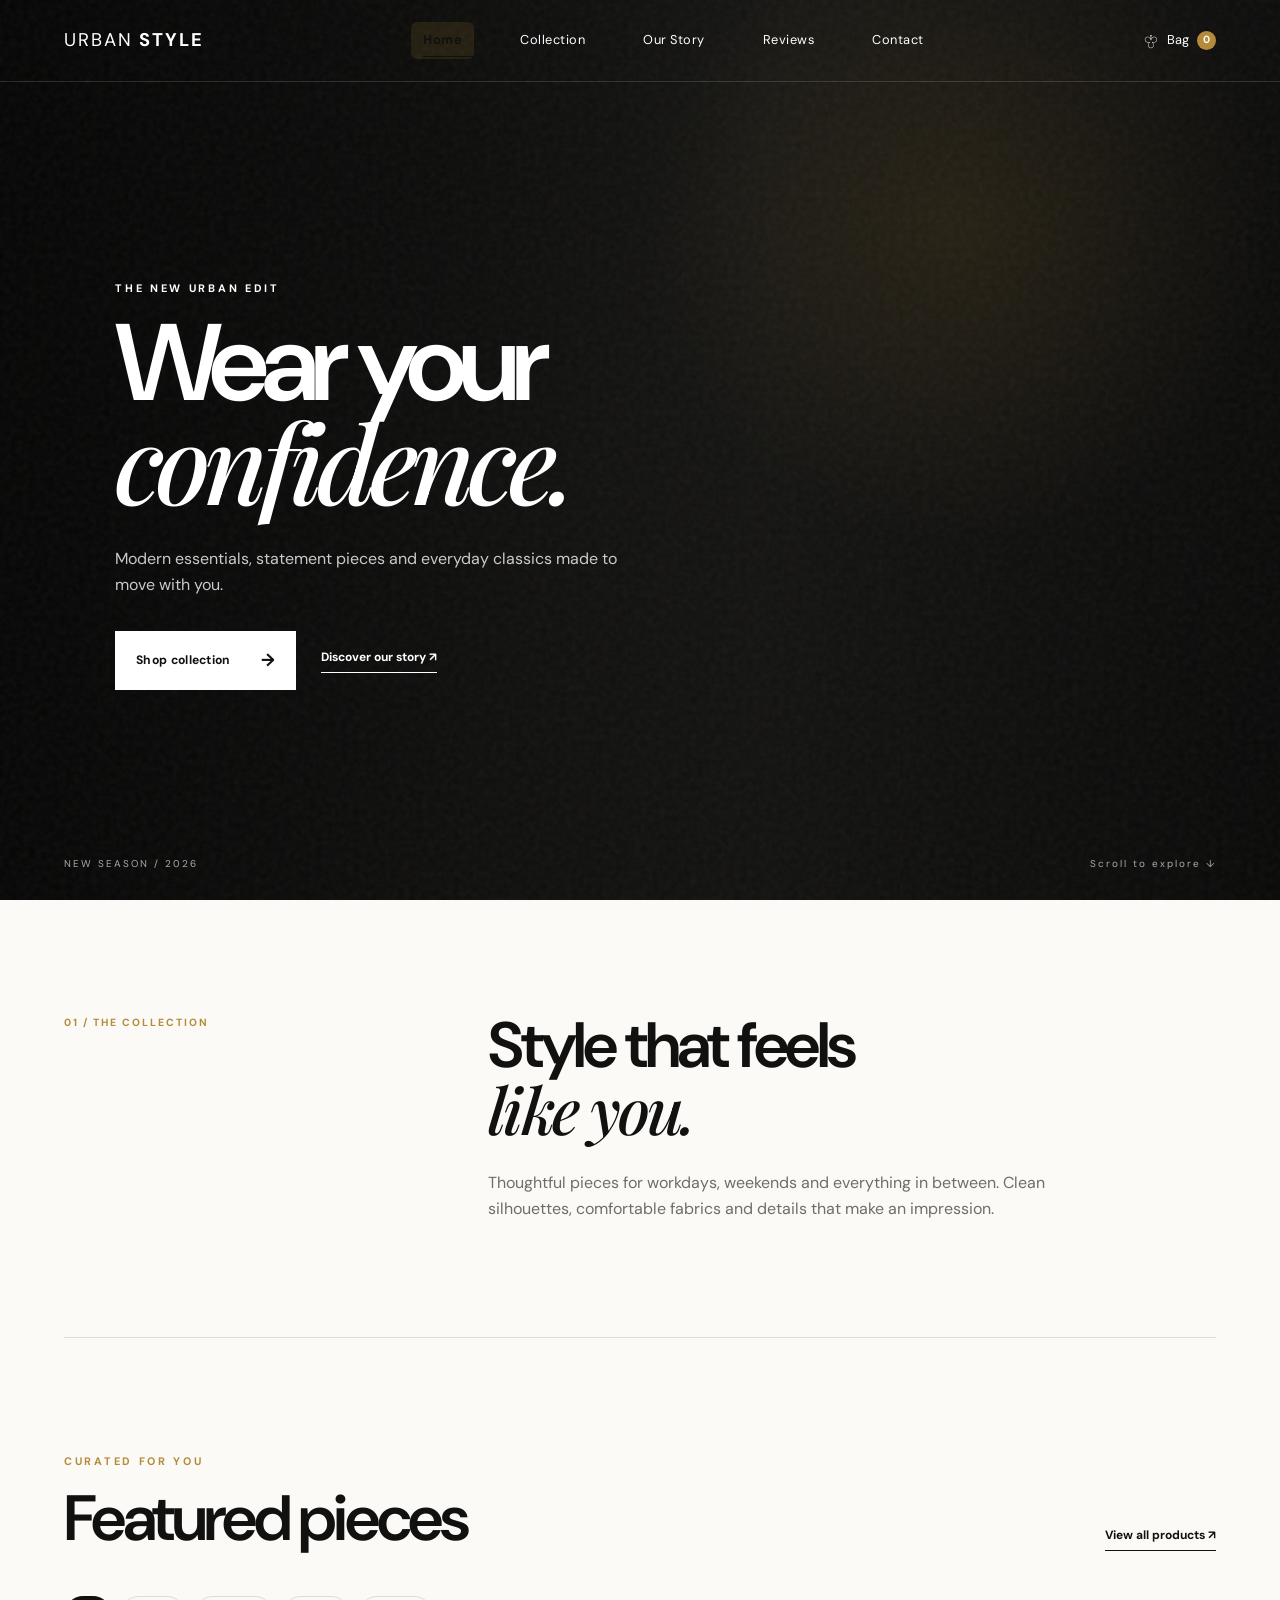
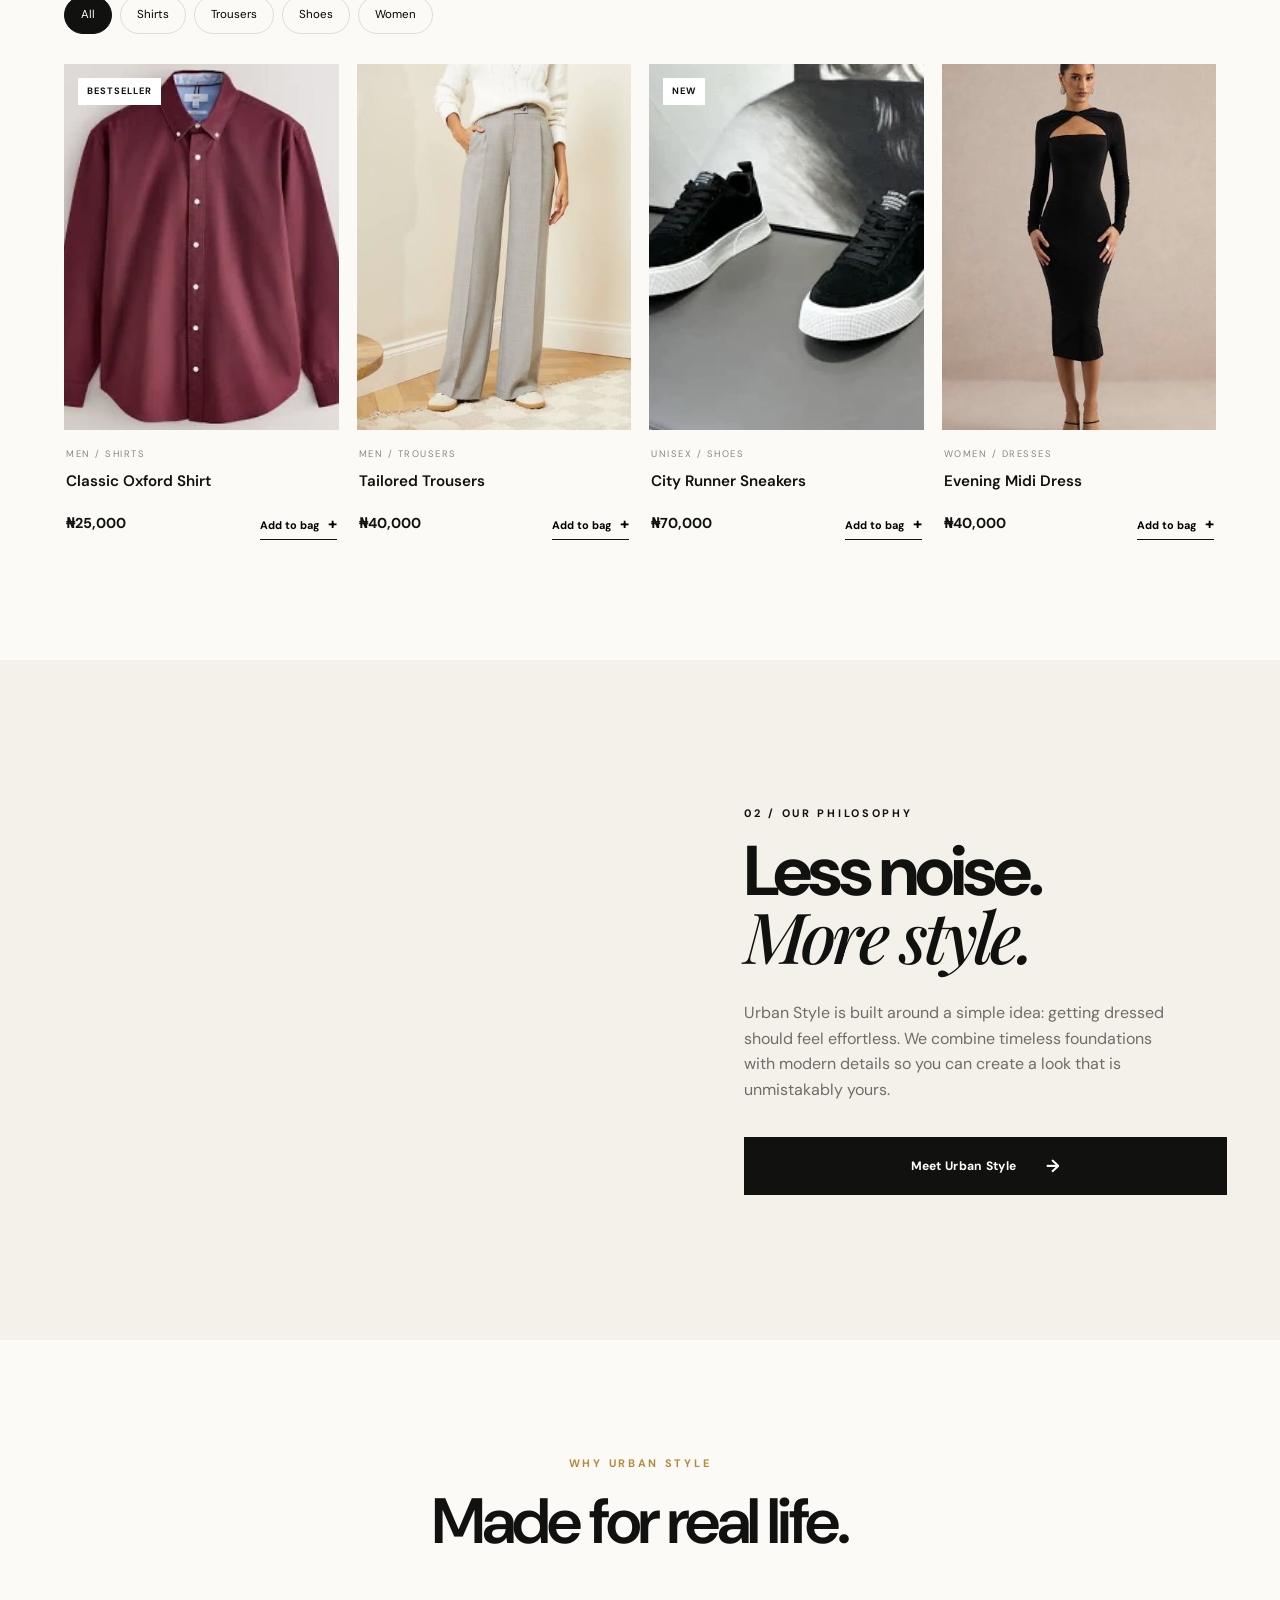
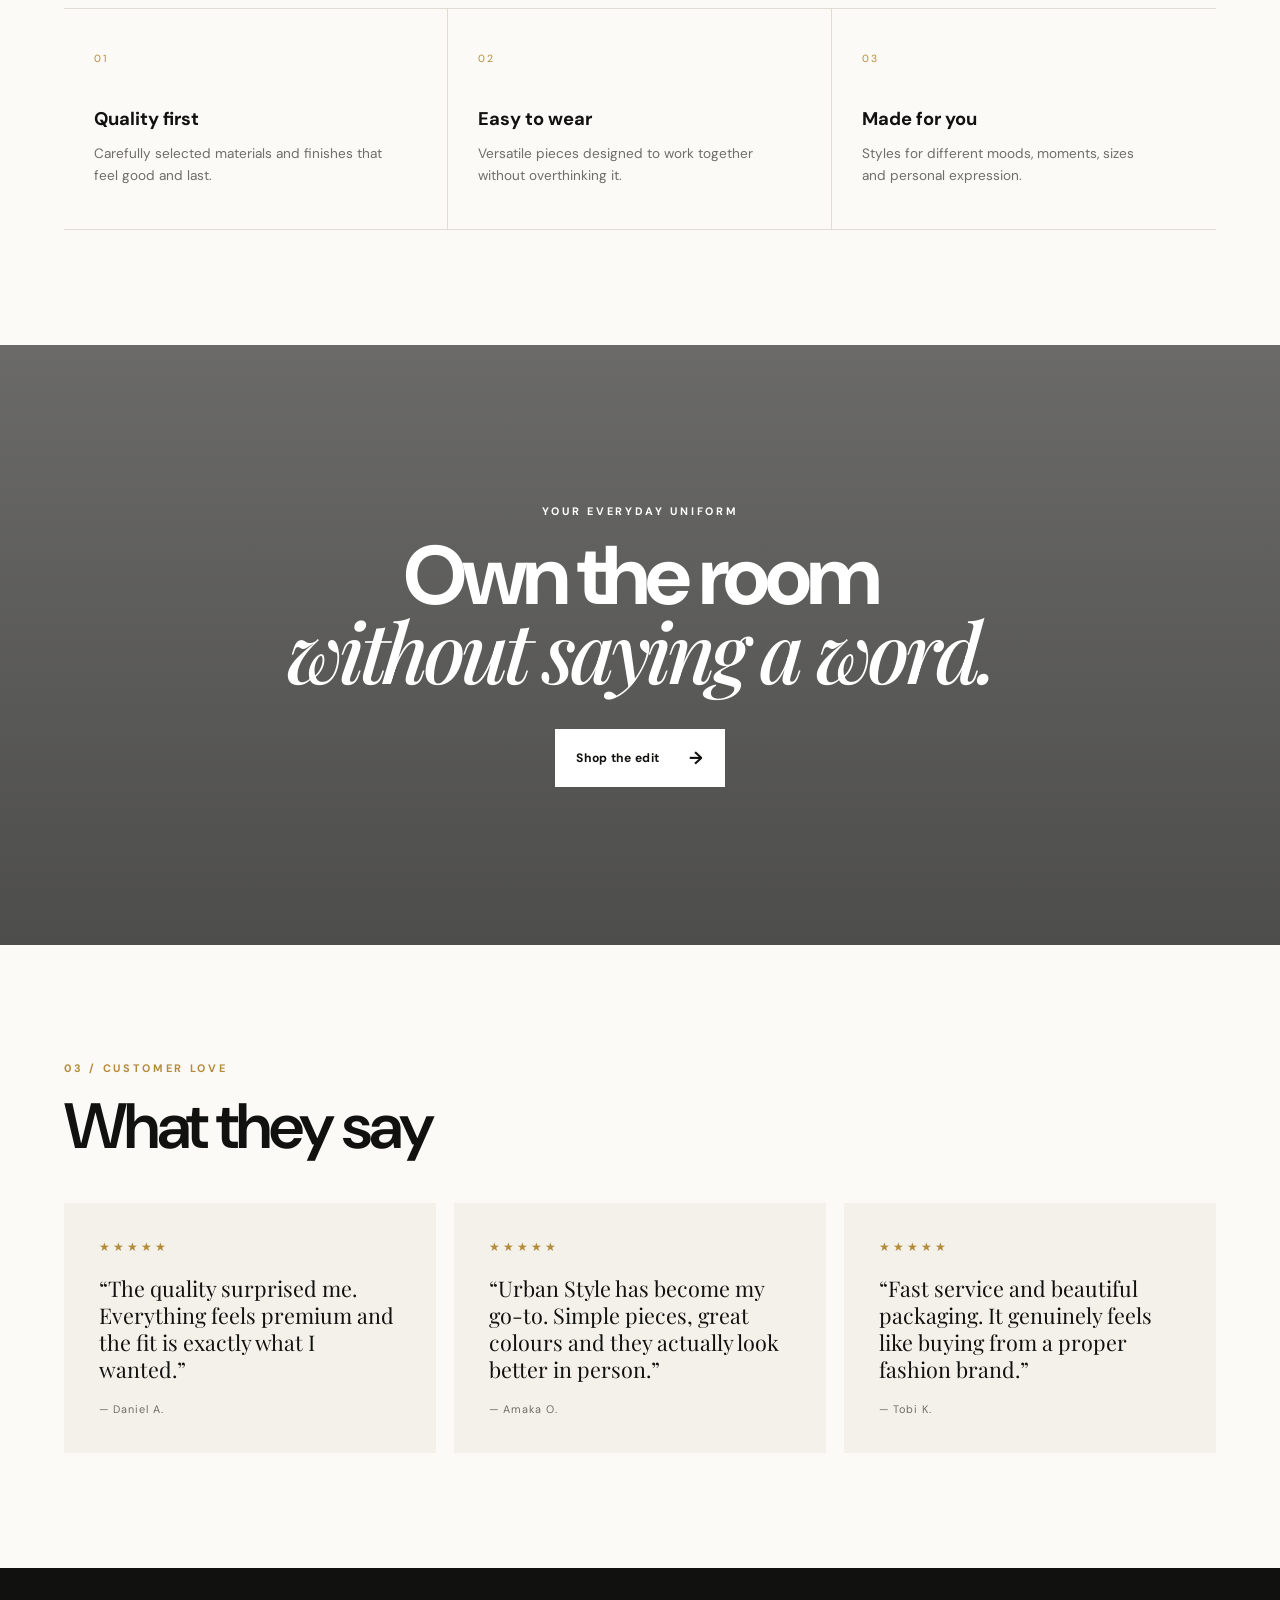
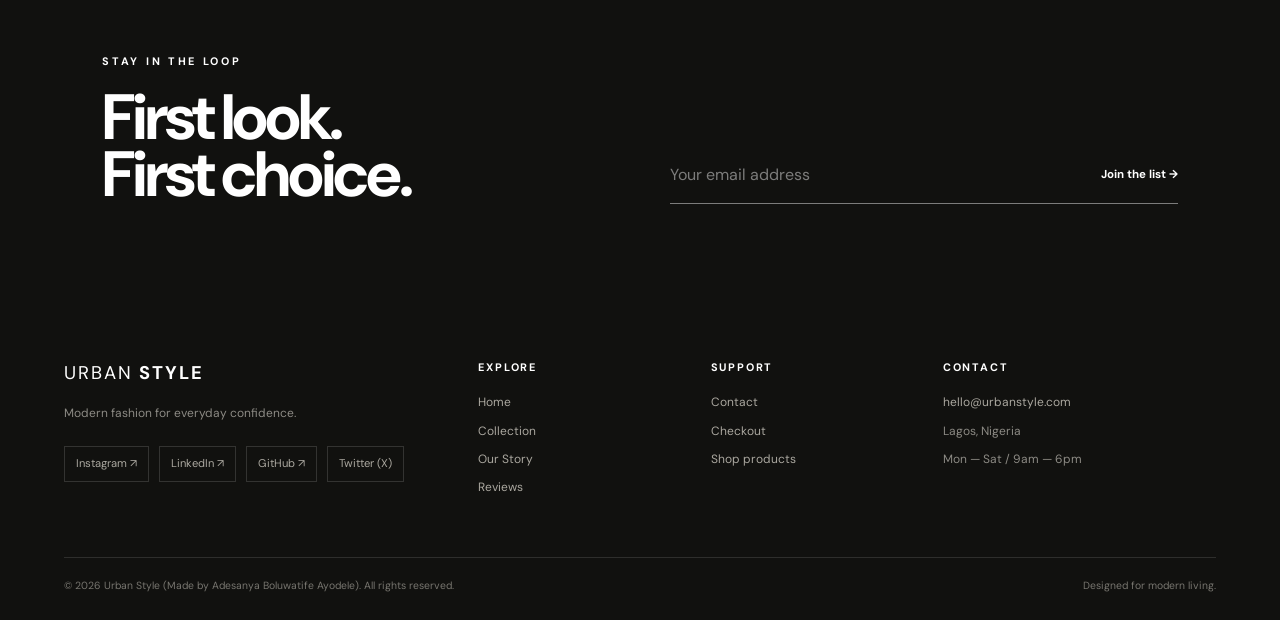
<file: index.html>
<!DOCTYPE html>
<html lang="en">

<head>
    <meta charset="UTF-8">
    <meta name="viewport" content="width=device-width, initial-scale=1.0">
    <meta name="description" content="Urban Style — modern fashion for everyday confidence.">
    <title>Urban Style | Modern Fashion</title>
    <link rel="preconnect" href="https://fonts.googleapis.com">
    <link rel="preconnect" href="https://fonts.gstatic.com" crossorigin>
    <link
        href="https://fonts.googleapis.com/css2?family=DM+Sans:wght@400;500;600;700&family=Playfair+Display:wght@500;600&display=swap"
        rel="stylesheet">
    <link rel="stylesheet" href="styles.css">
    <link rel="icon" type="image/png" href="favicon (2).png">
</head>

<body>

    <header class="site-header" id="siteHeader">
        <a class="brand" href="index.html" aria-label="Urban Style home">
            <span>URBAN</span> STYLE
        </a>

        <nav class="desktop-nav" aria-label="Main navigation">
            <a href="index.html" data-page="home">Home</a>
            <a href="products.html" data-page="collection">Collection</a>
            <a href="about.html" data-page="about">Our Story</a>
            <a href="reviews.html" data-page="reviews">Reviews</a>
            <a href="contact.html" data-page="contact">Contact</a>
        </nav>

        <div class="header-actions">
            <button class="icon-button" id="cartButton" aria-label="Open shopping bag">
                <span class="bag-icon">♧</span>
                <span>Bag</span>
                <b id="cartCount">0</b>
            </button>
            <button class="menu-button" id="menuButton" aria-label="Open menu" aria-expanded="false">
                <span></span><span></span>
            </button>
        </div>
    </header>

    <div class="mobile-menu" id="mobileMenu">
        <a href="index.html">Home</a>
        <a href="products.html">Collection</a>
        <a href="about.html">Our Story</a>
        <a href="reviews.html">Reviews</a>
        <a href="contact.html">Contact</a>
    </div>

    <main>
        <section class="hero" id="home">
            <div class="hero-backdrop"></div>
            <div class="hero-grain"></div>

            <div class="hero-content">
                <p class="eyebrow">THE NEW URBAN EDIT</p>
                <h1>Wear your<br><em>confidence.</em></h1>
                <p class="hero-copy">Modern essentials, statement pieces and everyday classics made to move with you.
                </p>
                <div class="hero-actions">
                    <a class="button button-light" href="products.html">Shop collection <span>→</span></a>
                    <a class="text-link light-link" href="about.html">Discover our story <span>↗</span></a>
                </div>
            </div>

            <div class="hero-bottom">
                <span>NEW SEASON / 2026</span>
                <span class="scroll-note">Scroll to explore ↓</span>
            </div>
        </section>

        <section class="intro section">
            <div class="intro-label">01 / THE COLLECTION</div>
            <div>
                <h2>Style that feels<br><em>like you.</em></h2>
                <p>Thoughtful pieces for workdays, weekends and everything in between. Clean silhouettes, comfortable
                    fabrics and details that make an impression.</p>
            </div>
        </section>

        <section class="collection section" id="collection">
            <div class="section-top">
                <div>
                    <p class="eyebrow dark">CURATED FOR YOU</p>
                    <h2>Featured pieces</h2>
                </div>
                <a class="text-link dark-link" href="products.html">View all products <span>↗</span></a>
            </div>

            <div class="filter-row" role="group" aria-label="Product categories">
                <button class="filter active" data-filter="all">All</button>
                <button class="filter" data-filter="shirts">Shirts</button>
                <button class="filter" data-filter="trousers">Trousers</button>
                <button class="filter" data-filter="shoes">Shoes</button>
                <button class="filter" data-filter="women">Women</button>
            </div>

            <div class="product-grid" id="productGrid">
                <article class="product-card" data-category="shirts">
                    <a href="products.html" class="product-image">
                        <span class="product-tag">BESTSELLER</span>
                        <img src="Assets/Shirt.webp" alt="Classic green shirt">
                    </a>
                    <div class="product-details">
                        <div>
                            <p class="product-category">MEN / SHIRTS</p>
                            <h3>Classic Oxford Shirt</h3>
                        </div>
                        <div class="product-bottom">
                            <strong>₦25,000</strong>
                            <button class="add-button" data-name="Classic Oxford Shirt" data-price="25000">Add to bag
                                <span>+</span></button>
                        </div>
                    </div>
                </article>

                <article class="product-card" data-category="trousers">
                    <a href="products.html" class="product-image">
                        <img src="Assets/Trouser.jfif" alt="Tailored trousers">
                    </a>
                    <div class="product-details">
                        <div>
                            <p class="product-category">MEN / TROUSERS</p>
                            <h3>Tailored Trousers</h3>
                        </div>
                        <div class="product-bottom">
                            <strong>₦40,000</strong>
                            <button class="add-button" data-name="Tailored Trousers" data-price="40000">Add to bag
                                <span>+</span></button>
                        </div>
                    </div>
                </article>

                <article class="product-card" data-category="shoes">
                    <a href="products.html" class="product-image">
                        <span class="product-tag">NEW</span>
                        <img src="Assets/Sneakers.webp" alt="Modern sneakers">
                    </a>
                    <div class="product-details">
                        <div>
                            <p class="product-category">UNISEX / SHOES</p>
                            <h3>City Runner Sneakers</h3>
                        </div>
                        <div class="product-bottom">
                            <strong>₦70,000</strong>
                            <button class="add-button" data-name="City Runner Sneakers" data-price="70000">Add to bag
                                <span>+</span></button>
                        </div>
                    </div>
                </article>

                <article class="product-card" data-category="women">
                    <a href="products.html" class="product-image">
                        <img src="Assets/Midi dress.jfif" alt="Elegant women's dress">
                    </a>
                    <div class="product-details">
                        <div>
                            <p class="product-category">WOMEN / DRESSES</p>
                            <h3>Evening Midi Dress</h3>
                        </div>
                        <div class="product-bottom">
                            <strong>₦40,000</strong>
                            <button class="add-button" data-name="Evening Midi Dress" data-price="40000">Add to bag
                                <span>+</span></button>
                        </div>
                    </div>
                </article>
            </div>
        </section>

        <section class="editorial" id="story">
            <div class="editorial-image"></div>
            <div class="editorial-copy">
                <p class="eyebrow">02 / OUR PHILOSOPHY</p>
                <h2>Less noise.<br><em>More style.</em></h2>
                <p>Urban Style is built around a simple idea: getting dressed should feel effortless. We combine
                    timeless foundations with modern details so you can create a look that is unmistakably yours.</p>
                <a class="button button-dark" href="contact.html">Meet Urban Style <span>→</span></a>
            </div>
        </section>

        <section class="benefits section">
            <div class="section-heading centered">
                <p class="eyebrow dark">WHY URBAN STYLE</p>
                <h2>Made for real life.</h2>
            </div>
            <div class="benefit-grid">
                <div class="benefit">
                    <span>01</span>
                    <h3>Quality first</h3>
                    <p>Carefully selected materials and finishes that feel good and last.</p>
                </div>
                <div class="benefit">
                    <span>02</span>
                    <h3>Easy to wear</h3>
                    <p>Versatile pieces designed to work together without overthinking it.</p>
                </div>
                <div class="benefit">
                    <span>03</span>
                    <h3>Made for you</h3>
                    <p>Styles for different moods, moments, sizes and personal expression.</p>
                </div>
            </div>
        </section>

        <section class="statement">
            <div class="statement-inner">
                <p class="eyebrow">YOUR EVERYDAY UNIFORM</p>
                <h2>Own the room<br><em>without saying a word.</em></h2>
                <a class="button button-light" href="products.html">Shop the edit <span>→</span></a>
            </div>
        </section>

        <section class="reviews section" id="reviews">
            <div class="section-top">
                <div>
                    <p class="eyebrow dark">03 / CUSTOMER LOVE</p>
                    <h2>What they say</h2>
                </div>
            </div>

            <div class="review-grid">
                <blockquote>
                    <div class="stars">★★★★★</div>
                    <p>“The quality surprised me. Everything feels premium and the fit is exactly what I wanted.”</p>
                    <footer>— Daniel A.</footer>
                </blockquote>
                <blockquote>
                    <div class="stars">★★★★★</div>
                    <p>“Urban Style has become my go-to. Simple pieces, great colours and they actually look better in
                        person.”</p>
                    <footer>— Amaka O.</footer>
                </blockquote>
                <blockquote>
                    <div class="stars">★★★★★</div>
                    <p>“Fast service and beautiful packaging. It genuinely feels like buying from a proper fashion
                        brand.”</p>
                    <footer>— Tobi K.</footer>
                </blockquote>
            </div>
        </section>

        <section class="newsletter">
            <div>
                <p class="eyebrow">STAY IN THE LOOP</p>
                <h2>First look.<br>First choice.</h2>
            </div>
            <form id="newsletterForm">
                <label class="sr-only" for="email">Email address</label>
                <input id="email" type="email" placeholder="Your email address" required>
                <button type="submit">Join the list →</button>
            </form>
        </section>
    </main>

    <footer class="site-footer">
        <div class="footer-main">
            <div class="footer-brand">
                <a class="brand footer-logo" href="index.html"><span>URBAN</span> STYLE</a>
                <p>Modern fashion for everyday confidence.</p>
                <div class="social-links" aria-label="Social links">
                    <a href="https://www.instagram.com/adesanyaboluwatifeayodele?stkn=djZ0c3ZhZnI1aWFo" target="_blank" rel="noopener noreferrer">Instagram ↗</a>
                    <a href="https://https://www.linkedin.com/in/adesanya-boluwatife-6464a2381" target="_blank" rel="noopener noreferrer">LinkedIn
                        ↗</a>
                    <a href="https://github.com/drnm3024-hash" target="_blank" rel="noopener noreferrer">GitHub ↗</a>
                    <a href="https://x.com/AyodeleDev">Twitter (X)</a>
                </div>
            </div>
            <div class="footer-column">
                <h4>Explore</h4>
                <a href="index.html">Home</a><a href="products.html">Collection</a><a href="about.html">Our Story</a><a
                    href="reviews.html">Reviews</a>
            </div>
            <div class="footer-column">
                <h4>Support</h4>
                <a href="contact.html">Contact</a><a href="checkout.html">Checkout</a><a href="products.html">Shop
                    products</a>
            </div>
            <div class="footer-column">
                <h4>Contact</h4>
                <a href="mailto:hello@urbanstyle.com">hello@urbanstyle.com</a><span>Lagos, Nigeria</span><span>Mon — Sat
                    / 9am — 6pm</span>
            </div>
        </div>
        <div class="footer-bottom"><span>© 2026 Urban Style (Made by Adesanya Boluwatife Ayodele). All rights reserved.</span><span>Designed for modern
                living.</span></div>
    </footer>

    <aside class="cart-drawer" id="cartDrawer" aria-label="Shopping bag">
        <div class="cart-head">
            <div>
                <p class="eyebrow dark">YOUR BAG</p>
                <h2>Shopping bag</h2>
            </div>
            <button id="closeCart" class="close-button" aria-label="Close shopping bag">×</button>
        </div>
        <div id="cartItems" class="cart-items">
            <div class="empty-cart">Your bag is waiting for something good.</div>
        </div>
        <div class="cart-foot">
            <div><span>Subtotal</span><strong id="cartTotal">₦0</strong></div>
            <a href="checkout.html" class="button button-dark full-button">Checkout <span>→</span></a>
        </div>
    </aside>
    <div class="drawer-overlay" id="drawerOverlay"></div>

    <script src="script.js"></script>
</body>

</html>
</file>
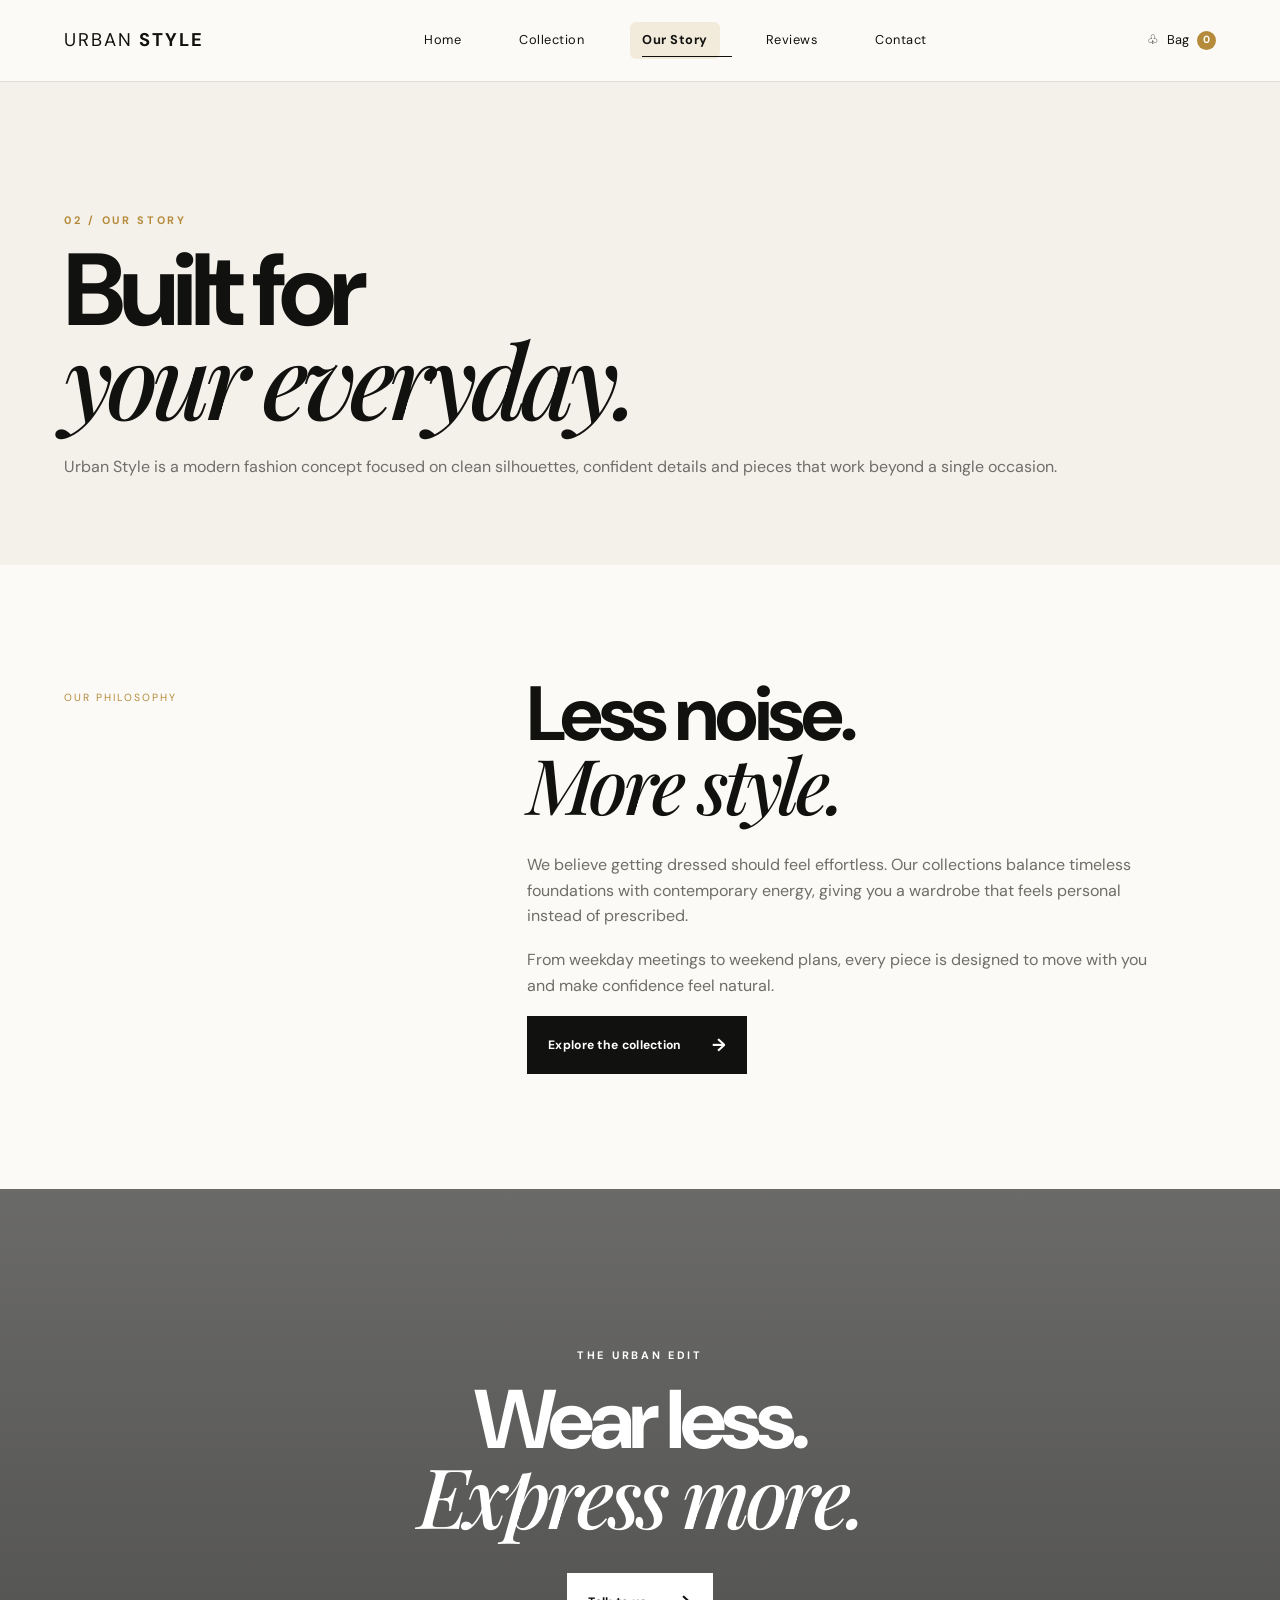
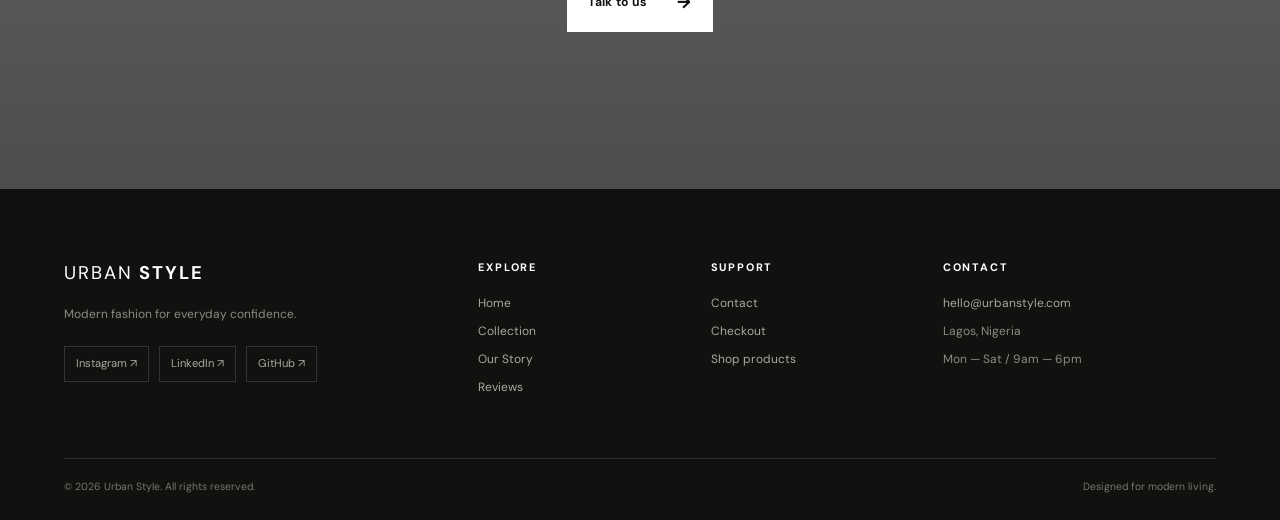
<file: about.html>
<!DOCTYPE html>
<html lang="en">

<head>
    <meta charset="UTF-8">
    <meta name="viewport" content="width=device-width, initial-scale=1.0">
    <meta name="description" content="Urban Style — modern fashion for everyday confidence.">
    <title>Our Story | Urban Style</title>
    <link rel="preconnect" href="https://fonts.googleapis.com">
    <link rel="preconnect" href="https://fonts.gstatic.com" crossorigin>
    <link
        href="https://fonts.googleapis.com/css2?family=DM+Sans:wght@400;500;600;700&family=Playfair+Display:wght@500;600&display=swap"
        rel="stylesheet">
    <link rel="stylesheet" href="styles.css">
    <link rel="icon" type="image/png" href="favicon (2).png">
</head>

<body>
    <header class="site-header dark-header" id="siteHeader"><a class="brand" href="index.html"
            aria-label="Urban Style home"><span>URBAN</span> STYLE</a>
        <nav class="desktop-nav" aria-label="Main navigation">
            <a href="index.html" data-page="home">Home</a>
            <a href="products.html" data-page="collection">Collection</a>
            <a href="about.html" data-page="about">Our Story</a>
            <a href="reviews.html" data-page="reviews">Reviews</a>
            <a href="contact.html" data-page="contact">Contact</a>
        </nav>
        <div class="header-actions"><button class="icon-button dark-icon" id="cartButton"
                aria-label="Open shopping bag"><span>♧</span> Bag <b id="cartCount">0</b></button><button
                class="menu-button dark-menu" id="menuButton" aria-label="Open menu"
                aria-expanded="false"><span></span><span></span></button></div>
    </header>
    <div class="mobile-menu" id="mobileMenu">
        <a href="index.html">Home</a>
        <a href="products.html">Collection</a>
        <a href="about.html">Our Story</a>
        <a href="reviews.html">Reviews</a>
        <a href="contact.html">Contact</a>
    </div>
    <main class="inner-page">
        <section class="page-hero">
            <p class="eyebrow dark">02 / OUR STORY</p>
            <h1>Built for<br><em>your everyday.</em></h1>
            <p>Urban Style is a modern fashion concept focused on clean silhouettes, confident details and pieces that
                work beyond a single occasion.</p>
        </section>
        <section class="story-layout section">
            <div class="story-number">OUR PHILOSOPHY</div>
            <div>
                <h2>Less noise.<br><em>More style.</em></h2>
                <p>We believe getting dressed should feel effortless. Our collections balance timeless foundations with
                    contemporary energy, giving you a wardrobe that feels personal instead of prescribed.</p>
                <p>From weekday meetings to weekend plans, every piece is designed to move with you and make confidence
                    feel natural.</p><a class="button button-dark" href="products.html">Explore the collection
                    <span>→</span></a>
            </div>
        </section>
        <section class="statement">
            <div class="statement-inner">
                <p class="eyebrow">THE URBAN EDIT</p>
                <h2>Wear less.<br><em>Express more.</em></h2><a class="button button-light" href="contact.html">Talk to
                    us <span>→</span></a>
            </div>
        </section>
    </main>
    <footer class="site-footer">
        <div class="footer-main">
            <div class="footer-brand">
                <a class="brand footer-logo" href="index.html"><span>URBAN</span> STYLE</a>
                <p>Modern fashion for everyday confidence.</p>
                <div class="social-links" aria-label="Social links">
                    <a href="https://www.instagram.com/adesanyaboluwatifeayodele?stkn=djZ0c3ZhZnI1aWFo" target="_blank" rel="noopener noreferrer">Instagram ↗</a>
                    <a href="https://www.linkedin.com/in/adesanya-boluwatife-6464a2381" target="_blank" rel="noopener noreferrer">LinkedIn
                        ↗</a>
                    <a href="https://github.com/drnm3024-hash" target="_blank" rel="noopener noreferrer">GitHub ↗</a>
                </div>
            </div>
            <div class="footer-column">
                <h4>Explore</h4>
                <a href="index.html">Home</a><a href="products.html">Collection</a><a href="about.html">Our Story</a><a
                    href="reviews.html">Reviews</a>
            </div>
            <div class="footer-column">
                <h4>Support</h4>
                <a href="contact.html">Contact</a><a href="checkout.html">Checkout</a><a href="products.html">Shop
                    products</a>
            </div>
            <div class="footer-column">
                <h4>Contact</h4>
                <a href="mailto:hello@urbanstyle.com">hello@urbanstyle.com</a><span>Lagos, Nigeria</span><span>Mon — Sat
                    / 9am — 6pm</span>
            </div>
        </div>
        <div class="footer-bottom"><span>© 2026 Urban Style. All rights reserved.</span><span>Designed for modern
                living.</span></div>
    </footer>
    <script src="script.js"></script>
</body>

</html>
</file>
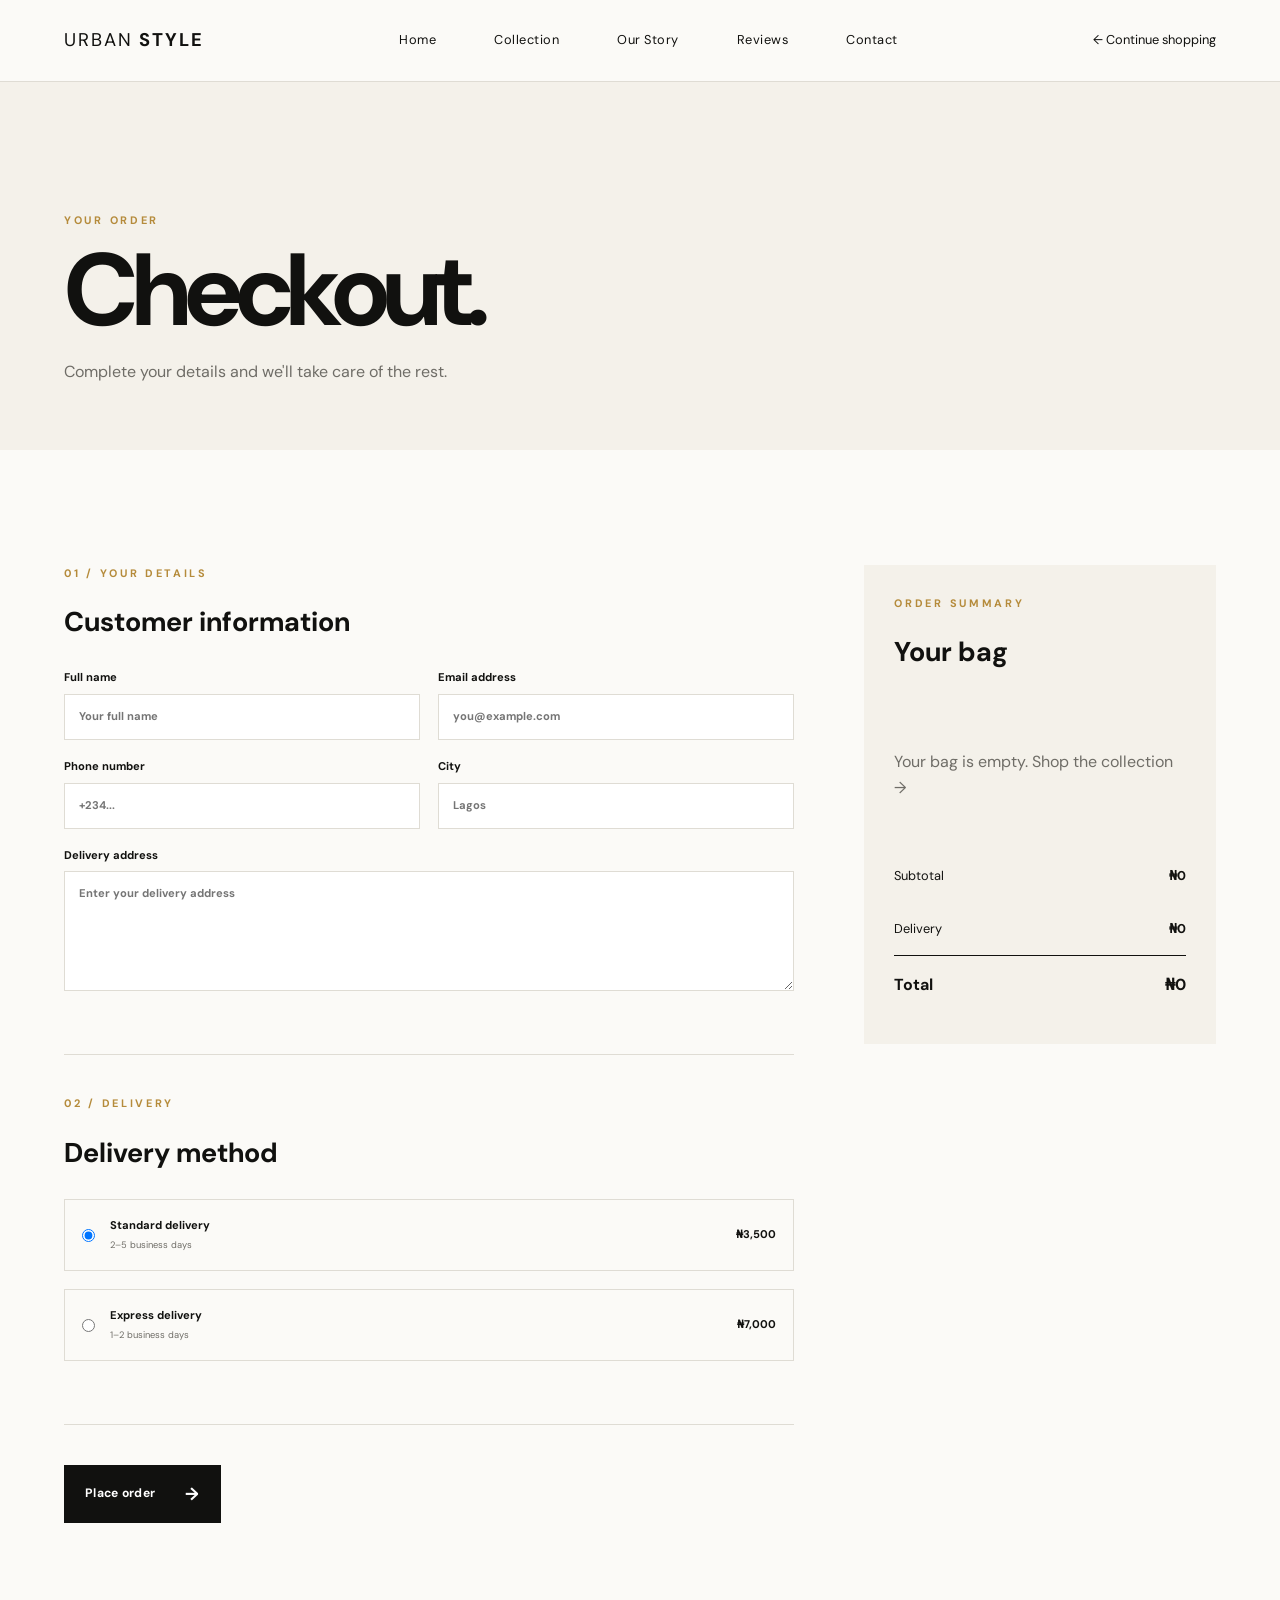
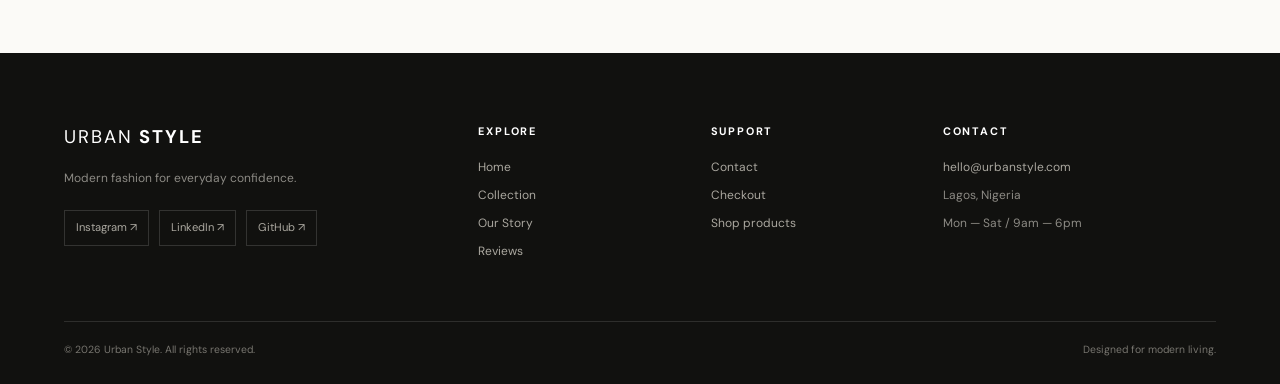
<file: checkout.html>
<!DOCTYPE html>
<html lang="en">
<head>
    <meta charset="UTF-8">
    <meta name="viewport" content="width=device-width, initial-scale=1.0">
    <title>Checkout | Urban Style</title>
    <link rel="preconnect" href="https://fonts.googleapis.com">
    <link rel="preconnect" href="https://fonts.gstatic.com" crossorigin>
    <link href="https://fonts.googleapis.com/css2?family=DM+Sans:wght@400;500;600;700&family=Playfair+Display:wght@500;600&display=swap" rel="stylesheet">
    <link rel="stylesheet" href="styles.css">
    <link rel="icon" type="image/png" href="favicon (2).png">
</head>
<body>
<header class="site-header dark-header">
    <a class="brand" href="index.html"><span>URBAN</span> STYLE</a>
    <nav class="desktop-nav" aria-label="Main navigation">
        <a href="index.html" data-page="home">Home</a>
        <a href="products.html" data-page="collection">Collection</a>
        <a href="about.html" data-page="about">Our Story</a>
        <a href="reviews.html" data-page="reviews">Reviews</a>
        <a href="contact.html" data-page="contact">Contact</a>
    </nav>
    <div class="header-actions"><a class="back-link" href="products.html">← Continue shopping</a></div>
</header>

<main class="checkout-page">
    <section class="page-hero compact"><p class="eyebrow dark">YOUR ORDER</p><h1>Checkout.</h1><p>Complete your details and we'll take care of the rest.</p></section>
    <section class="checkout-layout section">
        <form class="checkout-form" id="checkoutForm">
            <div class="form-block"><p class="eyebrow dark">01 / YOUR DETAILS</p><h2>Customer information</h2>
                <div class="form-grid">
                    <label>Full name<input type="text" name="name" placeholder="Your full name" required></label>
                    <label>Email address<input type="email" name="email" placeholder="you@example.com" required></label>
                    <label>Phone number<input type="tel" name="phone" placeholder="+234..." required></label>
                    <label>City<input type="text" name="city" placeholder="Lagos" required></label>
                </div>
                <label>Delivery address<textarea name="address" placeholder="Enter your delivery address" required></textarea></label>
            </div>
            <div class="form-block"><p class="eyebrow dark">02 / DELIVERY</p><h2>Delivery method</h2>
                <label class="radio-card"><input type="radio" name="delivery" value="standard" checked><span><b>Standard delivery</b><small>2–5 business days</small></span><strong>₦3,500</strong></label>
                <label class="radio-card"><input type="radio" name="delivery" value="express"><span><b>Express delivery</b><small>1–2 business days</small></span><strong>₦7,000</strong></label>
            </div>
            <button class="button button-dark submit-order" type="submit">Place order <span>→</span></button>
            <p id="orderMessage" class="form-message"></p>
        </form>
        <aside class="order-summary">
            <p class="eyebrow dark">ORDER SUMMARY</p><h2>Your bag</h2>
            <div id="checkoutItems"></div>
            <div class="summary-line"><span>Subtotal</span><strong id="checkoutSubtotal">₦0</strong></div>
            <div class="summary-line"><span>Delivery</span><strong id="checkoutDelivery">₦3,500</strong></div>
            <div class="summary-total"><span>Total</span><strong id="checkoutTotal">₦3,500</strong></div>
        </aside>
    </section>
</main>
<footer class="site-footer">
    <div class="footer-main">
        <div class="footer-brand">
            <a class="brand footer-logo" href="index.html"><span>URBAN</span> STYLE</a>
            <p>Modern fashion for everyday confidence.</p>
            <div class="social-links" aria-label="Social links">
                <a href="https://www.instagram.com/adesanyaboluwatifeayodele?stkn=djZ0c3ZhZnI1aWFo" target="_blank" rel="noopener noreferrer">Instagram ↗</a>
                <a href="https://www.linkedin.com/in/adesanya-boluwatife-6464a2381" target="_blank" rel="noopener noreferrer">LinkedIn ↗</a>
                <a href="https://github.com/drnm3024-hash" target="_blank" rel="noopener noreferrer">GitHub ↗</a>
            </div>
        </div>
        <div class="footer-column">
            <h4>Explore</h4>
            <a href="index.html">Home</a><a href="products.html">Collection</a><a href="about.html">Our Story</a><a href="reviews.html">Reviews</a>
        </div>
        <div class="footer-column">
            <h4>Support</h4>
            <a href="contact.html">Contact</a><a href="checkout.html">Checkout</a><a href="products.html">Shop products</a>
        </div>
        <div class="footer-column">
            <h4>Contact</h4>
            <a href="mailto:hello@urbanstyle.com">hello@urbanstyle.com</a><span>Lagos, Nigeria</span><span>Mon — Sat / 9am — 6pm</span>
        </div>
    </div>
    <div class="footer-bottom"><span>© 2026 Urban Style. All rights reserved.</span><span>Designed for modern living.</span></div>
</footer>
<script src="script.js"></script>
</body>
</html>
</file>
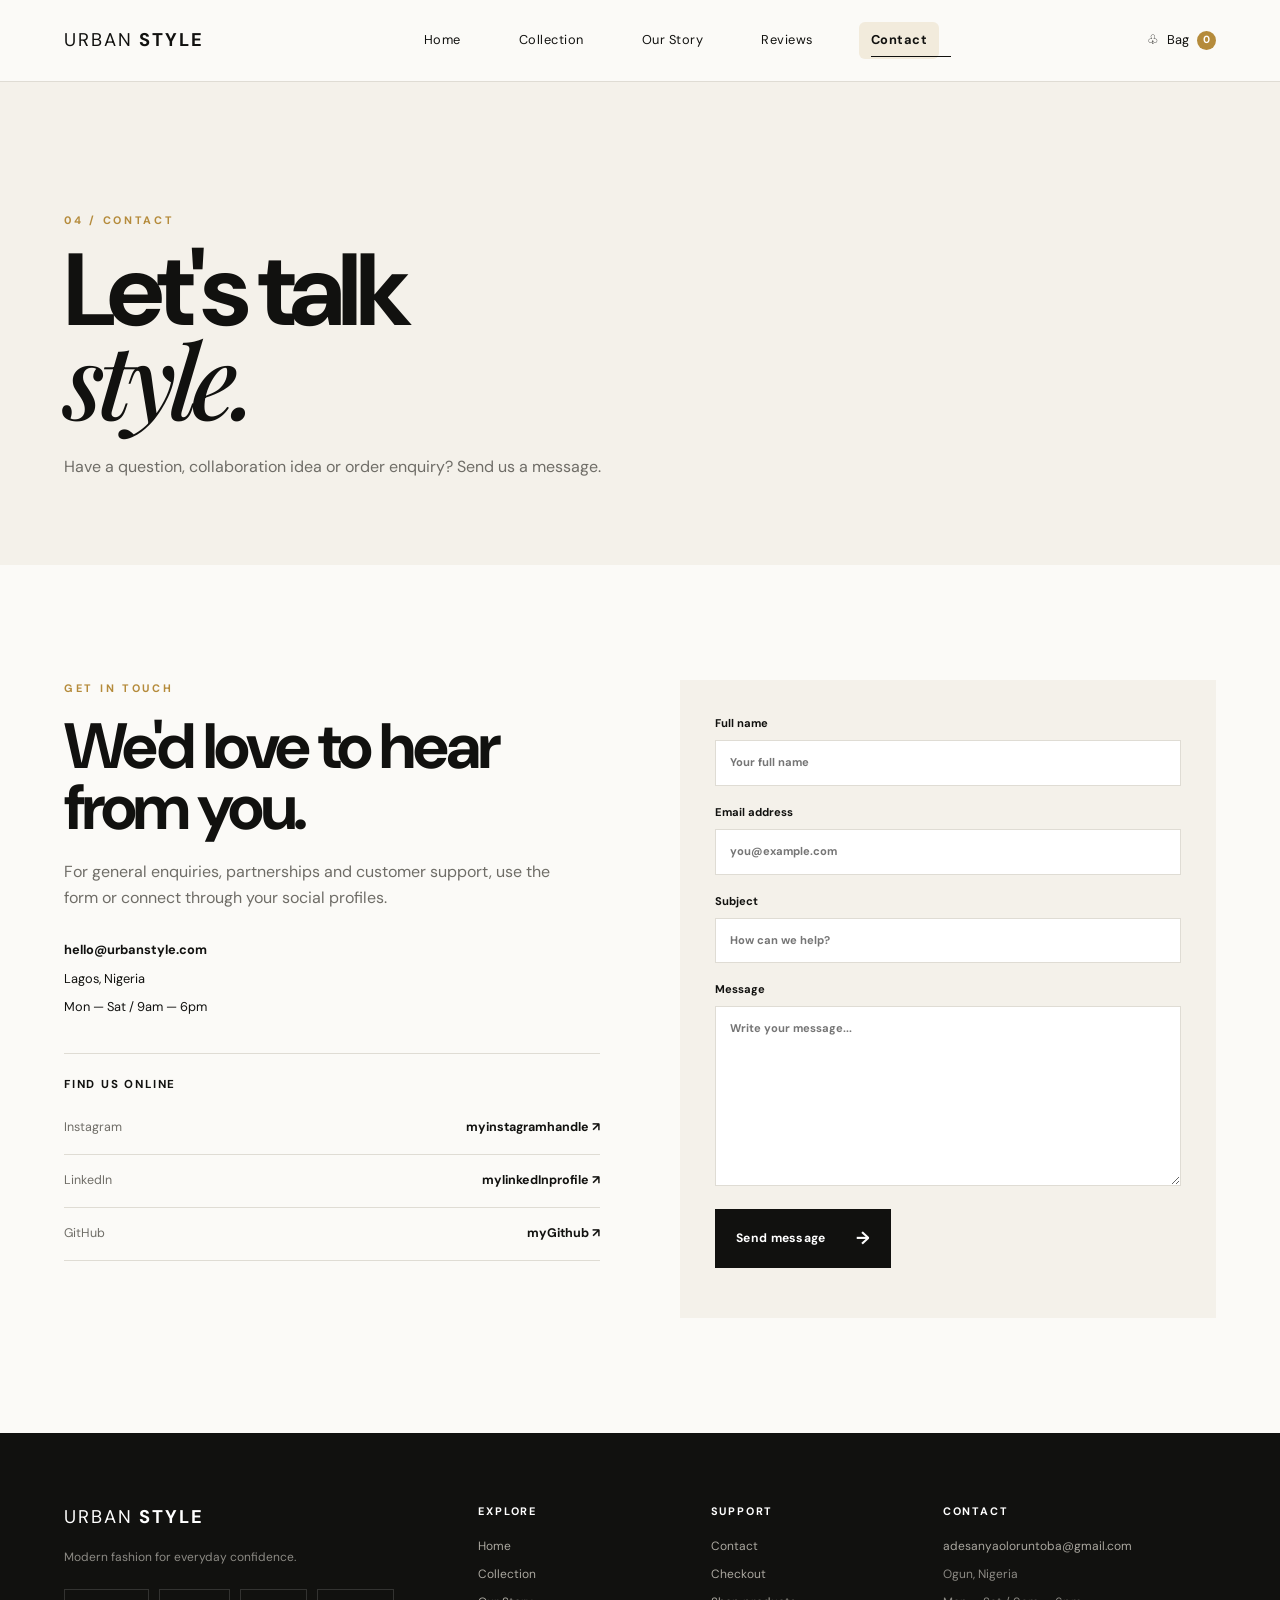
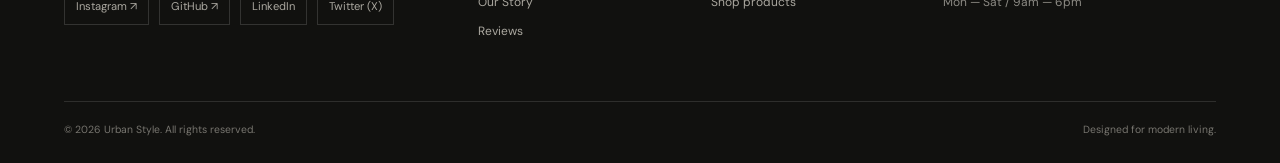
<file: contact.html>
<!DOCTYPE html>
<html lang="en">

<head>
    <meta charset="UTF-8">
    <meta name="viewport" content="width=device-width, initial-scale=1.0">
    <meta name="description" content="Urban Style — modern fashion for everyday confidence.">
    <title>Contact | Urban Style</title>
    <link rel="preconnect" href="https://fonts.googleapis.com">
    <link rel="preconnect" href="https://fonts.gstatic.com" crossorigin>
    <link
        href="https://fonts.googleapis.com/css2?family=DM+Sans:wght@400;500;600;700&family=Playfair+Display:wght@500;600&display=swap"
        rel="stylesheet">
    <link rel="stylesheet" href="styles.css">
    <link rel="icon" type="image/png" href="favicon (2).png">
</head>

<body>
    <header class="site-header dark-header" id="siteHeader"><a class="brand" href="index.html"
            aria-label="Urban Style home"><span>URBAN</span> STYLE</a>
        <nav class="desktop-nav" aria-label="Main navigation">
            <a href="index.html" data-page="home">Home</a>
            <a href="products.html" data-page="collection">Collection</a>
            <a href="about.html" data-page="about">Our Story</a>
            <a href="reviews.html" data-page="reviews">Reviews</a>
            <a href="contact.html" data-page="contact">Contact</a>
        </nav>
        <div class="header-actions"><button class="icon-button dark-icon" id="cartButton"
                aria-label="Open shopping bag"><span>♧</span> Bag <b id="cartCount">0</b></button><button
                class="menu-button dark-menu" id="menuButton" aria-label="Open menu"
                aria-expanded="false"><span></span><span></span></button></div>
    </header>
    <div class="mobile-menu" id="mobileMenu">
        <a href="index.html">Home</a>
        <a href="products.html">Collection</a>
        <a href="about.html">Our Story</a>
        <a href="reviews.html">Reviews</a>
        <a href="contact.html">Contact</a>
    </div>
    <main class="inner-page">
        <section class="page-hero">
            <p class="eyebrow dark">04 / CONTACT</p>
            <h1>Let's talk<br><em>style.</em></h1>
            <p>Have a question, collaboration idea or order enquiry? Send us a message.</p>
        </section>
        <section class="contact-layout section">
            <div class="contact-copy">
                <p class="eyebrow dark">GET IN TOUCH</p>
                <h2>We'd love to hear from you.</h2>
                <p>For general enquiries, partnerships and customer support, use the form or connect through your social
                    profiles.</p>
                <div class="contact-details"><a href="mailto:hello@urbanstyle.com">hello@urbanstyle.com</a><span>Lagos,
                        Nigeria</span><span>Mon — Sat / 9am — 6pm</span></div>
                <div class="social-panel">
                    <h3>Find us online</h3><a
                        href="https://www.instagram.com/adesanyaboluwatifeayodele?stkn=djZ0c3ZhZnI1aWFo" target="_blank"
                        rel="noopener noreferrer"><span>Instagram</span><strong>myinstagramhandle ↗</strong></a>
                    <a href="https://www.linkedin.com/in/adesanya-boluwatife-6464a2381" target="_blank"
                        rel="noopener noreferrer"><span>LinkedIn</span><strong>mylinkedInprofile ↗</strong></a><a
                        href="https://github.com/drnm3024-hash/Ayo-portfolio-website.git" target="_blank"
                        rel="noopener noreferrer"><span>GitHub</span><strong>myGithub ↗</strong></a>
                </div>
            </div>
            <form class="contact-form" id="contactForm"><label>Full name<input name="name" type="text"
                        placeholder="Your full name" required></label><label>Email address<input name="email"
                        type="email" placeholder="you@example.com" required></label><label>Subject<input name="subject"
                        type="text" placeholder="How can we help?" required></label><label>Message<textarea
                        name="message" placeholder="Write your message..." required></textarea></label><button
                    class="button button-dark" type="submit">Send message <span>→</span></button>
                <p id="contactMessage" class="form-message"></p>
            </form>
        </section>
    </main>
    <footer class="site-footer">
        <div class="footer-main">
            <div class="footer-brand">
                <a class="brand footer-logo" href="index.html"><span>URBAN</span> STYLE</a>
                <p>Modern fashion for everyday confidence.</p>
                <div class="social-links" aria-label="Social links">
                    <a href="https://www.instagram.com/adesanyaboluwatifeayodele?stkn=djZ0c3ZhZnI1aWFo" target="_blank"
                        rel="noopener noreferrer">Instagram ↗</a>
                    <a href="https://github.com/drnm3024-hash" target="_blank" rel="noopener noreferrer">GitHub ↗</a>
                    <a href="https://www.linkedin.com/in/adesanya-boluwatife-6464a2381" target="_blank">LinkedIn</a>
                    <a href="https://x.com/Ayodeleisnice">Twitter (X)</a>
                </div>
            </div>
            <div class="footer-column">
                <h4>Explore</h4>
                <a href="index.html">Home</a><a href="products.html">Collection</a><a href="about.html">Our Story</a><a
                    href="reviews.html">Reviews</a>
            </div>
            <div class="footer-column">
                <h4>Support</h4>
                <a href="contact.html">Contact</a><a href="checkout.html">Checkout</a><a href="products.html">Shop
                    products</a>
            </div>
            <div class="footer-column">
                <h4>Contact</h4>
                <a href="mailto:adesanyaoloruntoba@gmail.com">adesanyaoloruntoba@gmail.com</a><span>Ogun,
                    Nigeria</span><span>Mon — Sat / 9am — 6pm</span>
            </div>
        </div>
        <div class="footer-bottom"><span>© 2026 Urban Style. All rights reserved.</span><span>Designed for modern
                living.</span></div>
    </footer>
    <script src="script.js"></script>
</body>

</html>
</file>
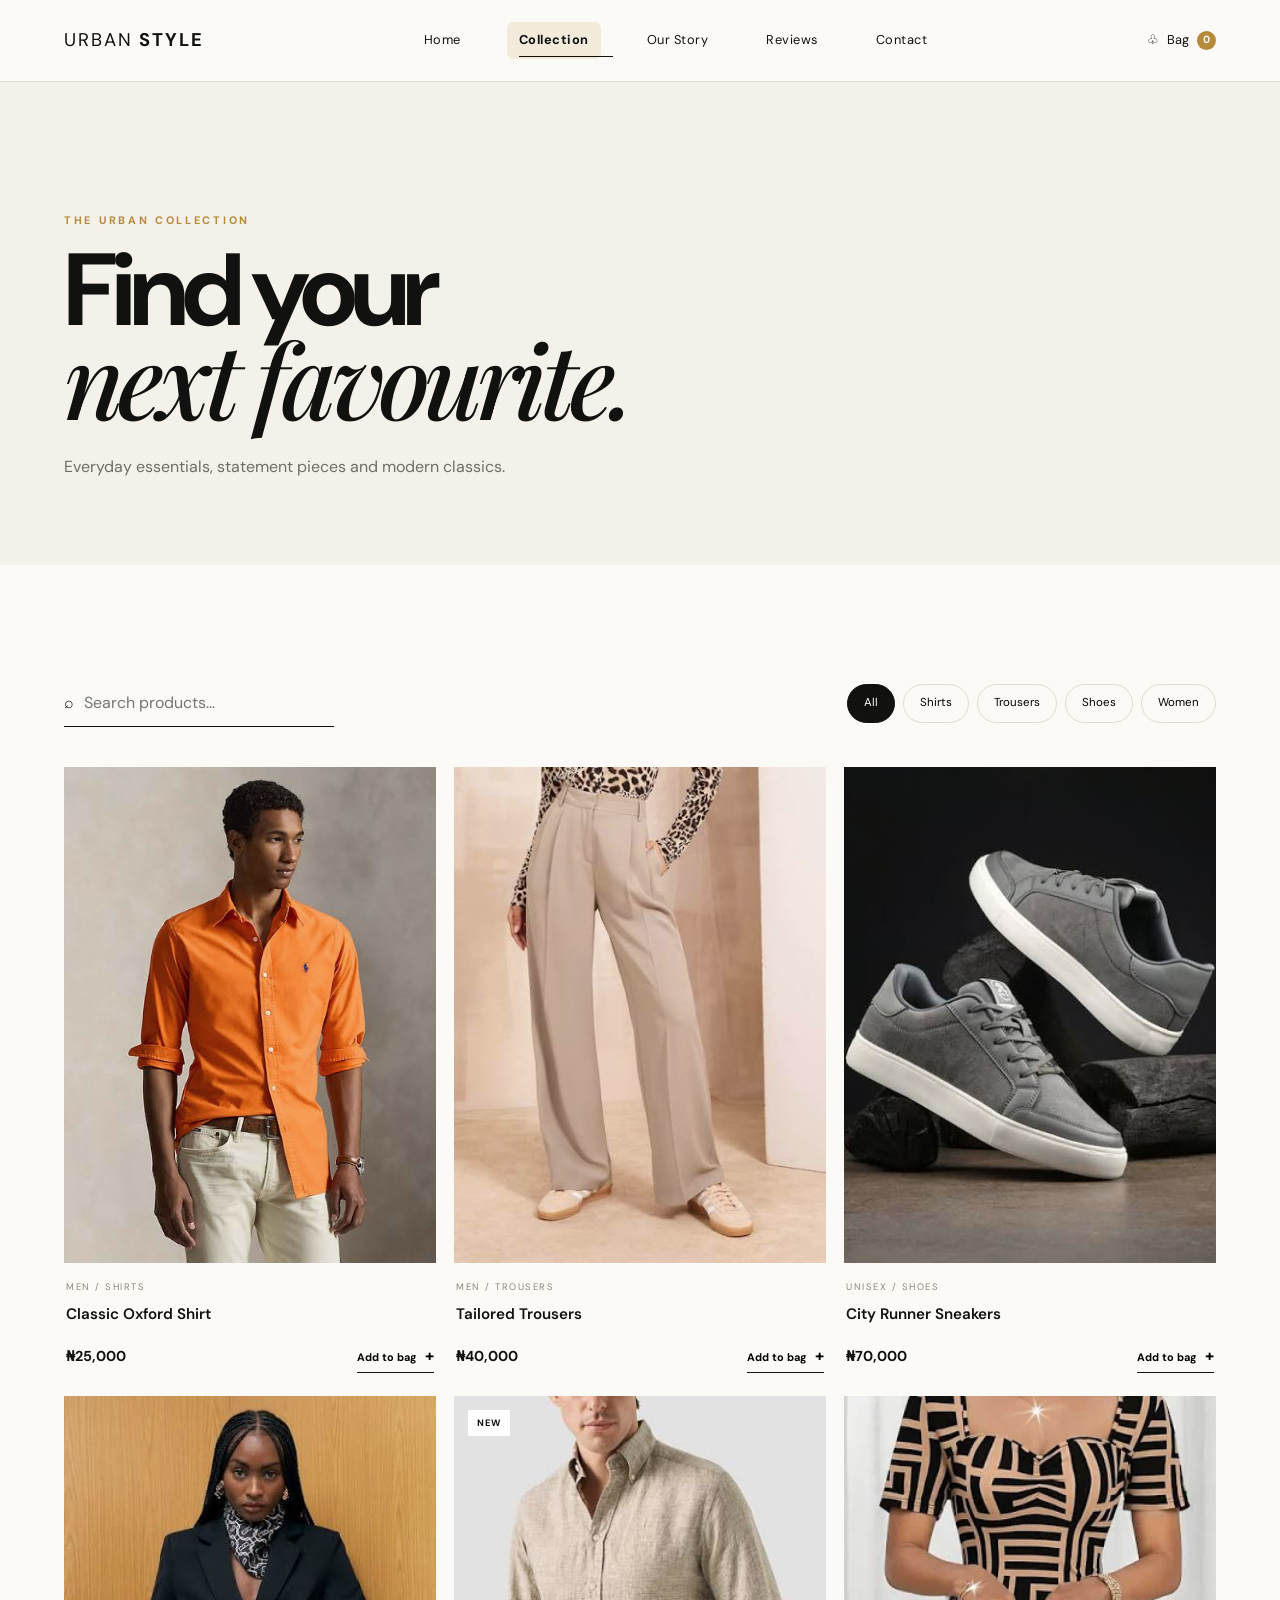
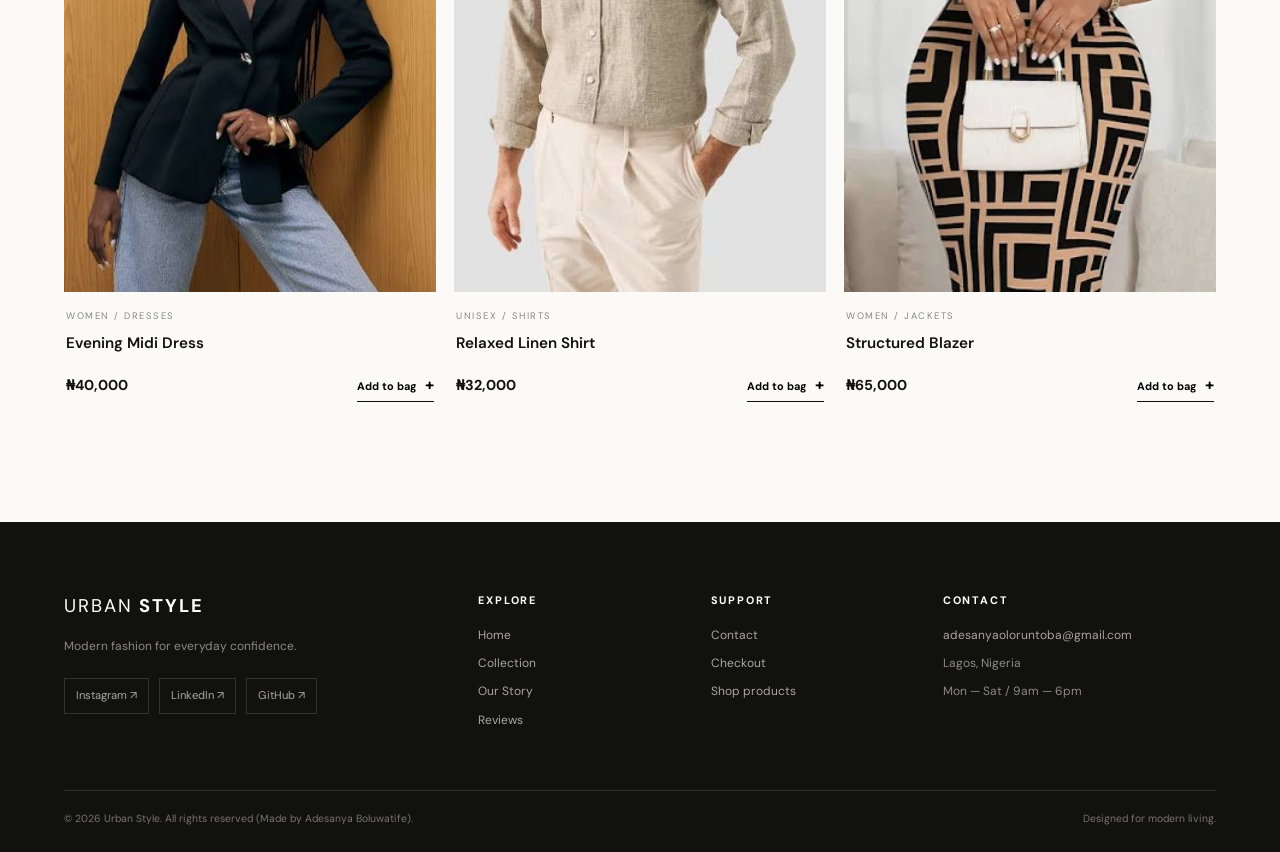
<file: products.html>
<!DOCTYPE html>
<html lang="en">
<head>
    <meta charset="UTF-8">
    <meta name="viewport" content="width=device-width, initial-scale=1.0">
    <title>Products | Urban Style</title>
    <link rel="preconnect" href="https://fonts.googleapis.com">
    <link rel="preconnect" href="https://fonts.gstatic.com" crossorigin>
    <link href="https://fonts.googleapis.com/css2?family=DM+Sans:wght@400;500;600;700&family=Playfair+Display:wght@500;600&display=swap" rel="stylesheet">
    <link rel="stylesheet" href="styles.css">
    <link rel="icon" type="image/png" href="favicon (2).png">
</head>
<body>
<header class="site-header dark-header">
    <a class="brand" href="index.html"><span>URBAN</span> STYLE</a>
    <nav class="desktop-nav" aria-label="Main navigation">
        <a href="index.html" data-page="home">Home</a>
        <a href="products.html" data-page="collection">Collection</a>
        <a href="about.html" data-page="about">Our Story</a>
        <a href="reviews.html" data-page="reviews">Reviews</a>
        <a href="contact.html" data-page="contact">Contact</a>
    </nav>
    <div class="header-actions">
        <button class="icon-button dark-icon" id="cartButton"><span>♧</span> Bag <b id="cartCount">0</b></button>
        <button class="menu-button dark-menu" id="menuButton"><span></span><span></span></button>
    </div>
</header>

<main class="products-page">
    <section class="page-hero">
        <p class="eyebrow dark">THE URBAN COLLECTION</p>
        <h1>Find your<br><em>next favourite.</em></h1>
        <p>Everyday essentials, statement pieces and modern classics.</p>
    </section>

    <section class="catalog section">
        <div class="catalog-tools">
            <div class="search-box">
                <span>⌕</span>
                <input id="productSearch" type="search" placeholder="Search products...">
            </div>
            <div class="filter-row" id="catalogFilters">
                <button class="filter active" data-filter="all">All</button>
                <button class="filter" data-filter="shirts">Shirts</button>
                <button class="filter" data-filter="trousers">Trousers</button>
                <button class="filter" data-filter="shoes">Shoes</button>
                <button class="filter" data-filter="women">Women</button>
            </div>
        </div>

        <div class="product-grid catalog-grid" id="catalogGrid">
            <article class="product-card" data-category="shirts" data-name="classic oxford shirt">
                <a class="product-image" href="#"><img src="Assets/images (3).jfif" alt="Classic Oxford Shirt"></a>
                <div class="product-details"><div><p class="product-category">MEN / SHIRTS</p><h3>Classic Oxford Shirt</h3></div><div class="product-bottom"><strong>₦25,000</strong><button class="add-button" data-name="Classic Oxford Shirt" data-price="25000">Add to bag <span>+</span></button></div></div>
            </article>
            <article class="product-card" data-category="trousers" data-name="tailored trousers">
                <a class="product-image" href="#"><img src="Assets/images (5).jfif" alt="Tailored Trousers"></a>
                <div class="product-details"><div><p class="product-category">MEN / TROUSERS</p><h3>Tailored Trousers</h3></div><div class="product-bottom"><strong>₦40,000</strong><button class="add-button" data-name="Tailored Trousers" data-price="40000">Add to bag <span>+</span></button></div></div>
            </article>
            <article class="product-card" data-category="shoes" data-name="city runner sneakers">
                <a class="product-image" href="#"><img src="Assets/images (4).jfif" alt="City Runner Sneakers"></a>
                <div class="product-details"><div><p class="product-category">UNISEX / SHOES</p><h3>City Runner Sneakers</h3></div><div class="product-bottom"><strong>₦70,000</strong><button class="add-button" data-name="City Runner Sneakers" data-price="70000">Add to bag <span>+</span></button></div></div>
            </article>
            <article class="product-card" data-category="women" data-name="evening midi dress">
                <a class="product-image" href="#"><img src="Assets/images (1).jfif" alt="Evening Midi Dress"></a>
                <div class="product-details"><div><p class="product-category">WOMEN / DRESSES</p><h3>Evening Midi Dress</h3></div><div class="product-bottom"><strong>₦40,000</strong><button class="add-button" data-name="Evening Midi Dress" data-price="40000">Add to bag <span>+</span></button></div></div>
            </article>
            <article class="product-card" data-category="shirts" data-name="relaxed linen shirt">
                <a class="product-image" href="#"><span class="product-tag">NEW</span><img src="Assets/images (2).jfif" alt="Relaxed Linen Shirt"></a>
                <div class="product-details"><div><p class="product-category">UNISEX / SHIRTS</p><h3>Relaxed Linen Shirt</h3></div><div class="product-bottom"><strong>₦32,000</strong><button class="add-button" data-name="Relaxed Linen Shirt" data-price="32000">Add to bag <span>+</span></button></div></div>
            </article>
            <article class="product-card" data-category="women" data-name="structured blazer">
                <a class="product-image" href="#"><img src="Assets/shopping.webp" alt="Structured Blazer"></a>
                <div class="product-details"><div><p class="product-category">WOMEN / JACKETS</p><h3>Structured Blazer</h3></div><div class="product-bottom"><strong>₦65,000</strong><button class="add-button" data-name="Structured Blazer" data-price="65000">Add to bag <span>+</span></button></div></div>
            </article>
        </div>
        <p class="no-results" id="noResults">No products match your search.</p>
    </section>
</main>

<footer class="site-footer">
    <div class="footer-main">
        <div class="footer-brand">
            <a class="brand footer-logo" href="index.html"><span>URBAN</span> STYLE</a>
            <p>Modern fashion for everyday confidence.</p>
            <div class="social-links" aria-label="Social links">
                <a href="https://www.instagram.com/adesanyaboluwatifeayodele?stkn=djZ0c3ZhZnI1aWFo" rel="noopener noreferrer">Instagram ↗</a>
                <a href="https://www.linkedin.com/in/adesanya-boluwatife-6464a2381" target="_blank" rel="noopener noreferrer">LinkedIn ↗</a>
                <a href="https://github.com/drnm3024-hash" target="_blank" rel="noopener noreferrer">GitHub ↗</a>
            </div>
        </div>
        <div class="footer-column">
            <h4>Explore</h4>
            <a href="index.html">Home</a><a href="products.html">Collection</a><a href="about.html">Our Story</a><a href="reviews.html">Reviews</a>
        </div>
        <div class="footer-column">
            <h4>Support</h4>
            <a href="contact.html">Contact</a><a href="checkout.html">Checkout</a><a href="products.html">Shop products</a>
        </div>
        <div class="footer-column">
            <h4>Contact</h4>
            <a href="mailto:adesanyaoloruntoba@gmail.com">adesanyaoloruntoba@gmail.com</a><span>Lagos, Nigeria</span><span>Mon — Sat / 9am — 6pm</span>
        </div>
    </div>
    <div class="footer-bottom"><span>© 2026 Urban Style. All rights reserved (Made by Adesanya Boluwatife).</span><span>Designed for modern living.</span></div>
</footer>

<aside class="cart-drawer" id="cartDrawer"><div class="cart-head"><div><p class="eyebrow dark">YOUR BAG</p><h2>Shopping bag</h2></div><button id="closeCart" class="close-button">×</button></div><div id="cartItems" class="cart-items"><div class="empty-cart">Your bag is waiting for something good.</div></div><div class="cart-foot"><div><span>Subtotal</span><strong id="cartTotal">₦0</strong></div><a href="checkout.html" class="button button-dark full-button">Checkout <span>→</span></a></div></aside>
<div class="drawer-overlay" id="drawerOverlay"></div>
<script src="script.js"></script>
</body>
</html>
</file>
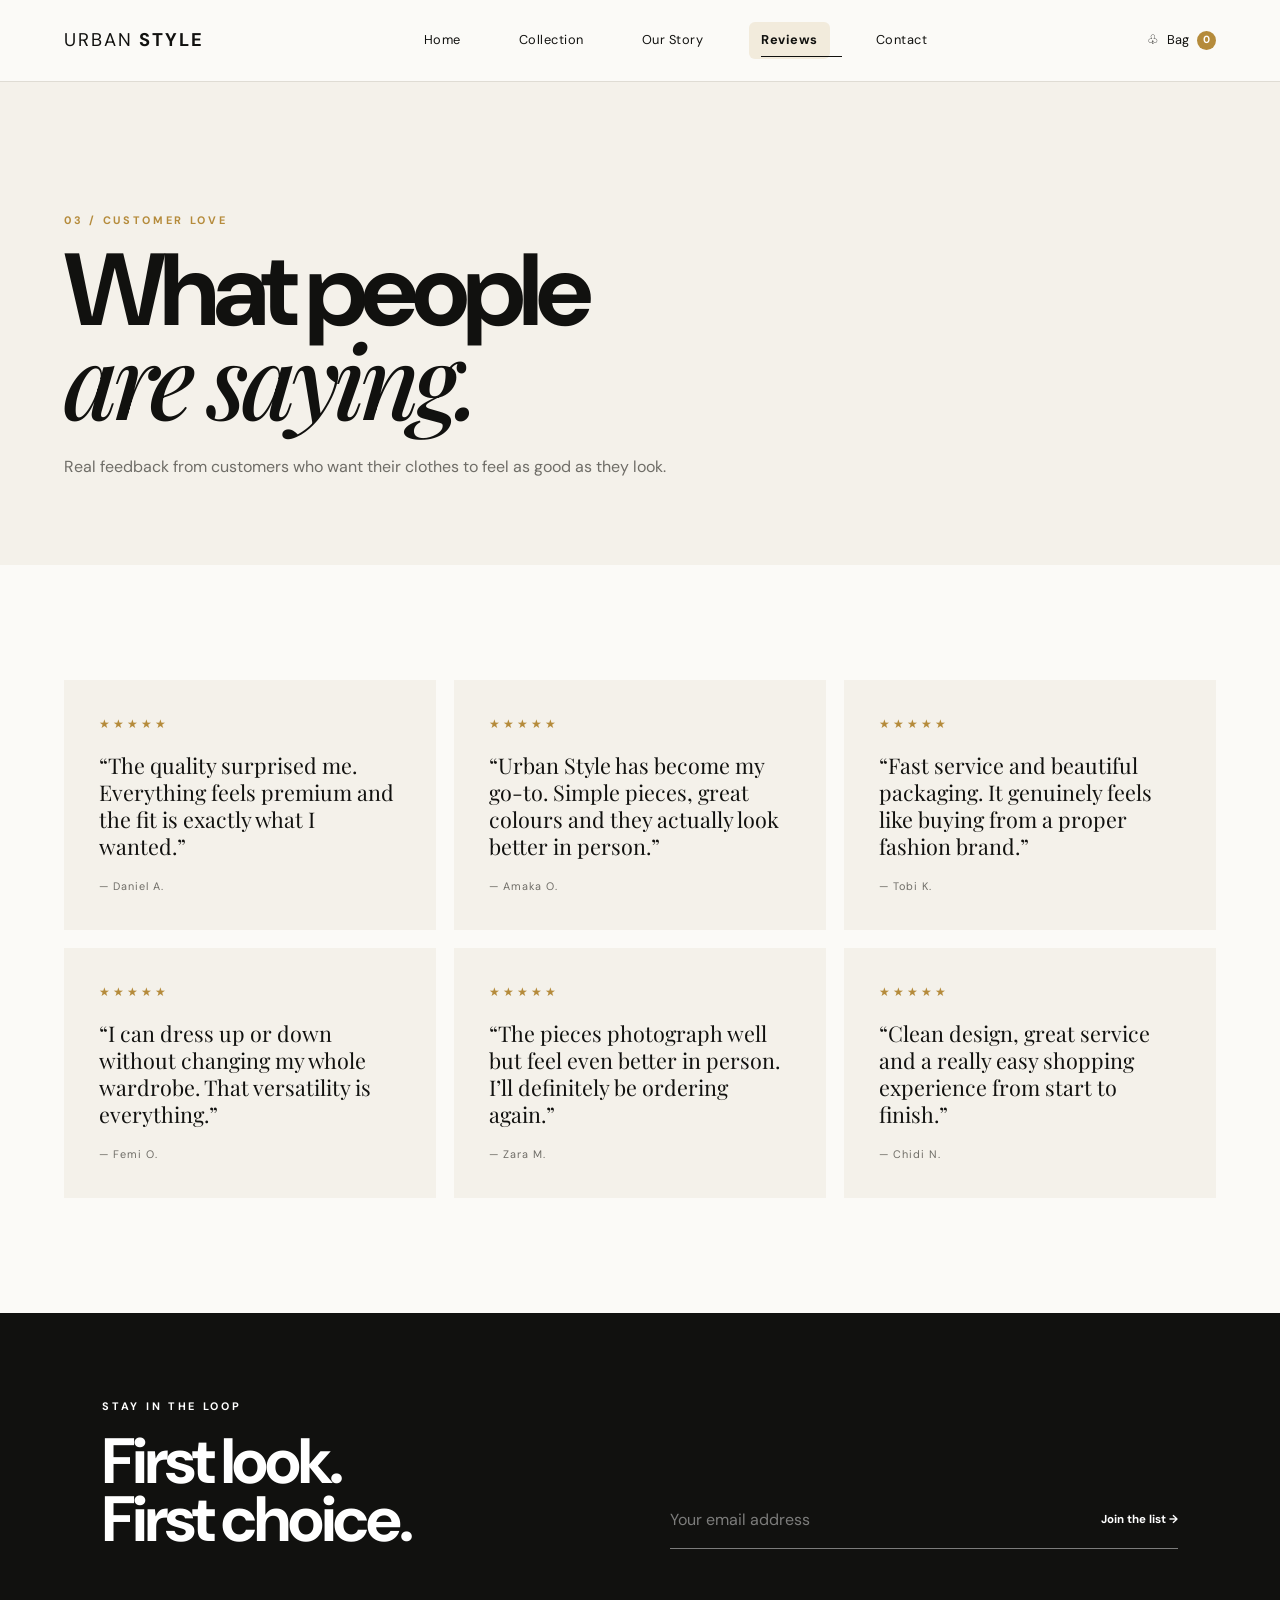
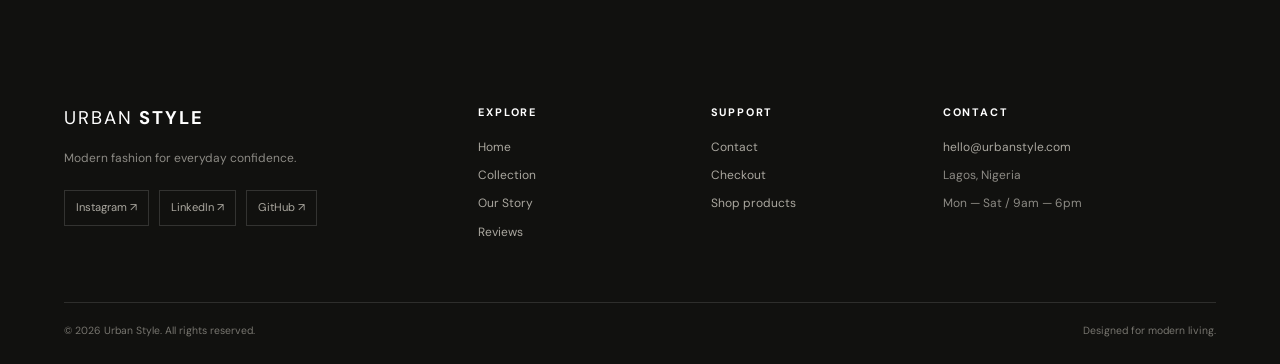
<file: reviews.html>
<!DOCTYPE html>
<html lang="en">

<head>
    <meta charset="UTF-8">
    <meta name="viewport" content="width=device-width, initial-scale=1.0">
    <meta name="description" content="Urban Style — modern fashion for everyday confidence.">
    <title>Reviews | Urban Style</title>
    <link rel="preconnect" href="https://fonts.googleapis.com">
    <link rel="preconnect" href="https://fonts.gstatic.com" crossorigin>
    <link
        href="https://fonts.googleapis.com/css2?family=DM+Sans:wght@400;500;600;700&family=Playfair+Display:wght@500;600&display=swap"
        rel="stylesheet">
    <link rel="stylesheet" href="styles.css">
    <link rel="icon" type="image/png" href="favicon (2).png">
</head>

<body>
    <header class="site-header dark-header" id="siteHeader"><a class="brand" href="index.html"
            aria-label="Urban Style home"><span>URBAN</span> STYLE</a>
        <nav class="desktop-nav" aria-label="Main navigation">
            <a href="index.html" data-page="home">Home</a>
            <a href="products.html" data-page="collection">Collection</a>
            <a href="about.html" data-page="about">Our Story</a>
            <a href="reviews.html" data-page="reviews">Reviews</a>
            <a href="contact.html" data-page="contact">Contact</a>
        </nav>
        <div class="header-actions"><button class="icon-button dark-icon" id="cartButton"
                aria-label="Open shopping bag"><span>♧</span> Bag <b id="cartCount">0</b></button><button
                class="menu-button dark-menu" id="menuButton" aria-label="Open menu"
                aria-expanded="false"><span></span><span></span></button></div>
    </header>
    <div class="mobile-menu" id="mobileMenu">
        <a href="index.html">Home</a>
        <a href="products.html">Collection</a>
        <a href="about.html">Our Story</a>
        <a href="reviews.html">Reviews</a>
        <a href="contact.html">Contact</a>
    </div>
    <main class="inner-page">
        <section class="page-hero">
            <p class="eyebrow dark">03 / CUSTOMER LOVE</p>
            <h1>What people<br><em>are saying.</em></h1>
            <p>Real feedback from customers who want their clothes to feel as good as they look.</p>
        </section>
        <section class="reviews section">
            <div class="review-grid review-grid-large">
                <blockquote>
                    <div class="stars">★★★★★</div>
                    <p>“The quality surprised me. Everything feels premium and the fit is exactly what I wanted.”</p>
                    <footer>— Daniel A.</footer>
                </blockquote>
                <blockquote>
                    <div class="stars">★★★★★</div>
                    <p>“Urban Style has become my go-to. Simple pieces, great colours and they actually look better in
                        person.”</p>
                    <footer>— Amaka O.</footer>
                </blockquote>
                <blockquote>
                    <div class="stars">★★★★★</div>
                    <p>“Fast service and beautiful packaging. It genuinely feels like buying from a proper fashion
                        brand.”</p>
                    <footer>— Tobi K.</footer>
                </blockquote>
                <blockquote>
                    <div class="stars">★★★★★</div>
                    <p>“I can dress up or down without changing my whole wardrobe. That versatility is everything.”</p>
                    <footer>— Femi O.</footer>
                </blockquote>
                <blockquote>
                    <div class="stars">★★★★★</div>
                    <p>“The pieces photograph well but feel even better in person. I’ll definitely be ordering again.”
                    </p>
                    <footer>— Zara M.</footer>
                </blockquote>
                <blockquote>
                    <div class="stars">★★★★★</div>
                    <p>“Clean design, great service and a really easy shopping experience from start to finish.”</p>
                    <footer>— Chidi N.</footer>
                </blockquote>
            </div>
        </section>
        <section class="newsletter">
            <div>
                <p class="eyebrow">STAY IN THE LOOP</p>
                <h2>First look.<br>First choice.</h2>
            </div>
            <form id="newsletterForm"><label class="sr-only" for="email">Email address</label><input id="email"
                    type="email" placeholder="Your email address" required><button type="submit">Join the list
                    →</button></form>
        </section>
    </main>
    <footer class="site-footer">
        <div class="footer-main">
            <div class="footer-brand">
                <a class="brand footer-logo" href="index.html"><span>URBAN</span> STYLE</a>
                <p>Modern fashion for everyday confidence.</p>
                <div class="social-links" aria-label="Social links">
                    <a href="https://www.instagram.com/adesanyaboluwatifeayodele?stkn=djZ0c3ZhZnI1aWFo" target="_blank" rel="noopener noreferrer">Instagram ↗</a>
                    <a href="https://www.linkedin.com/in/adesanya-boluwatife-6464a2381" target="_blank" rel="noopener noreferrer">LinkedIn
                        ↗</a>
                    <a href="https://github.com/drnm3024-hash" target="_blank" rel="noopener noreferrer">GitHub ↗</a>
                </div>
            </div>
            <div class="footer-column">
                <h4>Explore</h4>
                <a href="index.html">Home</a><a href="products.html">Collection</a><a href="about.html">Our Story</a><a
                    href="reviews.html">Reviews</a>
            </div>
            <div class="footer-column">
                <h4>Support</h4>
                <a href="contact.html">Contact</a><a href="checkout.html">Checkout</a><a href="products.html">Shop
                    products</a>
            </div>
            <div class="footer-column">
                <h4>Contact</h4>
                <a href="mailto:hello@urbanstyle.com">hello@urbanstyle.com</a><span>Lagos, Nigeria</span><span>Mon — Sat
                    / 9am — 6pm</span>
            </div>
        </div>
        <div class="footer-bottom"><span>© 2026 Urban Style. All rights reserved.</span><span>Designed for modern
                living.</span></div>
    </footer>
    <script src="script.js"></script>
</body>

</html>
</file>
<file: styles.css>
/* =========================================================
   URBAN STYLE — PROFESSIONAL FASHION UI
========================================================= */

:root {
    --ink: #11110f;
    --muted: #6f6d67;
    --cream: #f4f1ea;
    --paper: #fbfaf7;
    --white: #fff;
    --gold: #b58b3b;
    --line: #dfdcd4;
    --dark-soft: #1a1a17;
    --serif: "Playfair Display", Georgia, serif;
    --sans: "DM Sans", Arial, sans-serif;
    --max: 1280px;
    --ease: cubic-bezier(.2, .7, .2, 1);
}

* {
    margin: 0;
    padding: 0;
    box-sizing: border-box
}

html {
    scroll-behavior: smooth
}

body {
    font-family: var(--sans);
    background: var(--paper);
    color: var(--ink);
    line-height: 1.6;
    overflow-x: hidden
}

body.drawer-open {
    overflow: hidden
}

a {
    color: inherit;
    text-decoration: none
}

button,
input,
textarea {
    font: inherit
}

button {
    cursor: pointer
}

img {
    display: block;
    width: 100%
}

.sr-only {
    position: absolute;
    width: 1px;
    height: 1px;
    padding: 0;
    margin: -1px;
    overflow: hidden;
    clip: rect(0, 0, 0, 0);
    white-space: nowrap;
    border: 0
}

em {
    font-family: var(--serif);
    font-weight: 500
}

/* HEADER */
.site-header {
    position: fixed;
    inset: 0 0 auto 0;
    height: 82px;
    display: flex;
    align-items: center;
    justify-content: space-between;
    padding: 0 5%;
    z-index: 1000;
    color: #fff;
    border-bottom: 1px solid rgba(255, 255, 255, .14);
    transition: .35s var(--ease);
}

.site-header.scrolled,
.dark-header {
    background: rgba(251, 250, 247, .94);
    color: var(--ink);
    backdrop-filter: blur(18px);
    border-color: var(--line);
}

.brand {
    font-size: 1.15rem;
    letter-spacing: 2px;
    font-weight: 700;
    white-space: nowrap
}

.brand span {
    font-weight: 400
}

.desktop-nav {
    display: flex;
    gap: 34px;
    align-items: center
}

.desktop-nav a {
    font-size: .8rem;
    letter-spacing: .5px;
    position: relative
}

.desktop-nav a::after {
    content: "";
    position: absolute;
    left: 0;
    bottom: -7px;
    width: 0;
    height: 1px;
    background: currentColor;
    transition: .3s
}

.desktop-nav a:hover::after,
.desktop-nav a.current::after {
    width: 100%
}

.header-actions {
    display: flex;
    align-items: center;
    gap: 18px
}

.icon-button,
.menu-button {
    border: 0;
    background: transparent;
    color: inherit
}

.icon-button {
    display: flex;
    align-items: center;
    gap: 8px;
    font-size: .8rem
}

.icon-button b {
    display: grid;
    place-items: center;
    min-width: 19px;
    height: 19px;
    border-radius: 50%;
    background: var(--gold);
    color: #fff;
    font-size: .65rem
}

.bag-icon {
    font-size: 1.15rem;
    transform: rotate(180deg);
    display: inline-block
}

.menu-button {
    display: none;
    width: 34px
}

.menu-button span {
    display: block;
    height: 1px;
    background: currentColor;
    margin: 6px 0;
    transition: .3s
}

.back-link {
    font-size: .8rem
}

.mobile-menu {
    display: none
}

/* HERO */
.hero {
    min-height: 100svh;
    position: relative;
    display: grid;
    place-items: center;
    overflow: hidden;
    background:
        radial-gradient(circle at 75% 25%, rgba(181, 139, 59, .28), transparent 27%),
        linear-gradient(115deg, #11110f 0%, #24231f 48%, #11110f 100%);
    color: #fff;
}

.hero::after {
    content: "";
    position: absolute;
    inset: 0;
    background: linear-gradient(90deg, rgba(0, 0, 0, .62), rgba(0, 0, 0, .18) 60%, rgba(0, 0, 0, .48))
}

.hero-video {
    position: absolute;
    inset: 0;
    width: 100%;
    height: 100%;
    object-fit: cover;
    z-index: 0
}

.hero-backdrop {
    position: absolute;
    inset: 0;
    background:
        linear-gradient(90deg, rgba(10, 10, 9, .75), rgba(10, 10, 9, .18)),
        url("https://images.unsplash.com/photo-1490481651871-ab68de25d43d?auto=format&fit=crop&w=2200&q=88") center/cover;
    filter: saturate(.75);
}

.hero-grain {
    position: absolute;
    inset: 0;
    z-index: 2;
    opacity: .12;
    background-image: url("data:image/svg+xml,%3Csvg viewBox='0 0 180 180' xmlns='http://www.w3.org/2000/svg'%3E%3Cfilter id='n'%3E%3CfeTurbulence type='fractalNoise' baseFrequency='.8' numOctaves='4' stitchTiles='stitch'/%3E%3C/filter%3E%3Crect width='100%25' height='100%25' filter='url(%23n)' opacity='.5'/%3E%3C/svg%3E");
    pointer-events: none
}

.hero-content {
    position: relative;
    z-index: 3;
    width: min(900px, 90%);
    margin-right: auto;
    margin-left: 9%;
    padding-top: 70px
}

.eyebrow {
    font-size: .68rem;
    letter-spacing: 2.7px;
    font-weight: 700;
    margin-bottom: 18px
}

.eyebrow.dark {
    color: var(--gold)
}

.hero h1 {
    font-size: clamp(4rem, 8.5vw, 8.5rem);
    line-height: .88;
    letter-spacing: -.065em;
    font-weight: 600;
    max-width: 900px
}

.hero-copy {
    max-width: 510px;
    color: rgba(255, 255, 255, .78);
    margin-top: 30px;
    font-size: 1rem
}

.hero-actions {
    display: flex;
    align-items: center;
    gap: 25px;
    margin-top: 34px
}

.button {
    display: inline-flex;
    align-items: center;
    justify-content: center;
    gap: 30px;
    border: 1px solid transparent;
    padding: 14px 20px;
    min-height: 50px;
    font-size: .76rem;
    font-weight: 700;
    letter-spacing: .3px;
    transition: .3s var(--ease)
}

.button span {
    font-size: 1.1rem;
    transition: .3s
}

.button:hover span {
    transform: translateX(4px)
}

.button-light {
    background: #fff;
    color: var(--ink)
}

.button-light:hover {
    background: var(--gold);
    color: #fff
}

.button-dark {
    background: var(--ink);
    color: #fff
}

.button-dark:hover {
    background: var(--gold)
}

.text-link {
    font-size: .75rem;
    font-weight: 700;
    border-bottom: 1px solid currentColor;
    padding-bottom: 5px
}

.light-link {
    color: #fff
}

.dark-link {
    color: var(--ink)
}

.hero-bottom {
    position: absolute;
    z-index: 3;
    bottom: 28px;
    left: 5%;
    right: 5%;
    display: flex;
    justify-content: space-between;
    font-size: .62rem;
    letter-spacing: 2px;
    color: rgba(255, 255, 255, .65)
}

.scroll-note {
    animation: float 2s ease-in-out infinite
}

@keyframes float {
    50% {
        transform: translateY(-4px)
    }
}

/* COMMON */
.section {
    width: min(var(--max), 90%);
    margin: auto;
    padding: 115px 0
}

.intro {
    display: grid;
    grid-template-columns: 1fr 2fr;
    gap: 60px;
    border-bottom: 1px solid var(--line)
}

.intro-label {
    font-size: .65rem;
    letter-spacing: 2px;
    font-weight: 700;
    color: var(--gold)
}

.intro h2,
.section-top h2,
.benefits h2 {
    font-size: clamp(2.7rem, 5vw, 5rem);
    line-height: .98;
    letter-spacing: -.05em;
    font-weight: 600
}

.intro p {
    max-width: 620px;
    margin-top: 25px;
    color: var(--muted);
    font-size: 1rem
}

.section-top {
    display: flex;
    align-items: end;
    justify-content: space-between;
    margin-bottom: 45px
}

.filter-row {
    display: flex;
    gap: 8px;
    flex-wrap: wrap;
    margin-bottom: 30px
}

.filter {
    border: 1px solid var(--line);
    background: transparent;
    padding: 9px 16px;
    border-radius: 30px;
    font-size: .72rem;
    transition: .25s
}

.filter:hover,
.filter.active {
    background: var(--ink);
    border-color: var(--ink);
    color: #fff
}

/* PRODUCTS */
.product-grid {
    display: grid;
    grid-template-columns: repeat(4, 1fr);
    gap: 18px
}

.product-card {
    min-width: 0
}

.product-image {
    display: block;
    position: relative;
    overflow: hidden;
    background: #e8e4dc;
    aspect-ratio: 3/4
}

.product-image img {
    height: 100%;
    object-fit: cover;
    transition: transform .7s var(--ease);
    filter: saturate(.9)
}

.product-card:hover .product-image img {
    transform: scale(1.045)
}

.product-tag {
    position: absolute;
    z-index: 2;
    top: 14px;
    left: 14px;
    background: #fff;
    color: var(--ink);
    padding: 6px 9px;
    font-size: .58rem;
    font-weight: 700;
    letter-spacing: 1px
}

.product-details {
    padding: 17px 2px 5px
}

.product-category {
    font-size: .59rem;
    letter-spacing: 1.5px;
    color: #8a877f;
    margin-bottom: 7px
}

.product-details h3 {
    font-size: .95rem;
    font-weight: 600
}

.product-bottom {
    display: flex;
    align-items: center;
    justify-content: space-between;
    gap: 10px;
    margin-top: 14px
}

.product-bottom strong {
    font-size: .9rem
}

.add-button {
    border: 0;
    background: transparent;
    border-bottom: 1px solid var(--ink);
    padding: 3px 0;
    font-size: .68rem;
    font-weight: 700;
    white-space: nowrap
}

.add-button span {
    margin-left: 6px;
    font-size: 1rem
}

/* EDITORIAL */
.editorial {
    display: grid;
    grid-template-columns: 1.08fr .92fr;
    min-height: 680px;
    background: var(--cream)
}

.editorial-image {
    min-height: 600px;
    background: url("https://images.unsplash.com/photo-1492562080023-ab3db95bfbce?auto=format&fit=crop&w=1400&q=88") center/cover
}

.editorial-copy {
    display: flex;
    flex-direction: column;
    justify-content: center;
    padding: 9%
}

.editorial-copy h2 {
    font-size: clamp(3rem, 5.5vw, 6rem);
    line-height: .9;
    letter-spacing: -.055em
}

.editorial-copy>p:not(.eyebrow) {
    color: var(--muted);
    max-width: 440px;
    margin: 28px 0 35px
}

/* BENEFITS */
.section-heading.centered {
    text-align: center;
    margin-bottom: 55px
}

.benefit-grid {
    display: grid;
    grid-template-columns: repeat(3, 1fr);
    border-top: 1px solid var(--line);
    border-bottom: 1px solid var(--line)
}

.benefit {
    padding: 35px 30px;
    min-height: 220px;
    border-right: 1px solid var(--line)
}

.benefit:last-child {
    border-right: 0
}

.benefit>span {
    font-size: .65rem;
    color: var(--gold);
    letter-spacing: 2px
}

.benefit h3 {
    margin: 35px 0 9px;
    font-size: 1.15rem
}

.benefit p {
    font-size: .85rem;
    color: var(--muted);
    max-width: 290px
}

/* STATEMENT */
.statement {
    min-height: 600px;
    display: grid;
    place-items: center;
    text-align: center;
    color: #fff;
    background:
        linear-gradient(rgba(10, 10, 9, .6), rgba(10, 10, 9, .72)),
        url("https://images.unsplash.com/photo-1529139574466-a303027c1d8b?auto=format&fit=crop&w=2200&q=88") center/cover fixed
}

.statement-inner {
    width: min(900px, 90%)
}

.statement h2 {
    font-size: clamp(3rem, 6.5vw, 7rem);
    line-height: .9;
    letter-spacing: -.06em
}

.statement .button {
    margin-top: 35px
}

/* REVIEWS */
.review-grid {
    display: grid;
    grid-template-columns: repeat(3, 1fr);
    gap: 18px
}

.review-grid blockquote {
    padding: 35px;
    background: var(--cream);
    min-height: 250px;
    display: flex;
    flex-direction: column
}

.stars {
    color: var(--gold);
    letter-spacing: 3px;
    font-size: .75rem
}

.review-grid blockquote p {
    font-family: var(--serif);
    font-size: 1.35rem;
    line-height: 1.25;
    margin: auto 0
}

.review-grid blockquote footer {
    font-size: .68rem;
    letter-spacing: 1px;
    color: var(--muted);
    margin: 0;
    padding: 0;
    background: transparent;
    text-align: left
}

/* NEWSLETTER */
.newsletter {
    background: var(--ink);
    color: #fff;
    display: grid;
    grid-template-columns: 1fr 1fr;
    gap: 60px;
    padding: 85px 8%;
    align-items: end
}

.newsletter h2 {
    font-size: clamp(2.8rem, 5vw, 5.2rem);
    line-height: .9;
    letter-spacing: -.05em
}

.newsletter form {
    display: flex;
    border-bottom: 1px solid rgba(255, 255, 255, .45)
}

.newsletter input {
    width: 100%;
    border: 0;
    background: transparent;
    color: #fff;
    padding: 15px 0;
    outline: 0
}

.newsletter input::placeholder {
    color: rgba(255, 255, 255, .45)
}

.newsletter button {
    border: 0;
    background: transparent;
    color: #fff;
    font-weight: 700;
    font-size: .72rem;
    white-space: nowrap
}

/* FOOTER */
.site-footer {
    background: #11110f;
    color: #fff;
    padding: 70px 5% 25px
}

.footer-main {
    width: min(var(--max), 100%);
    margin: auto;
    display: grid;
    grid-template-columns: 2fr 1fr 1fr 1.5fr;
    gap: 50px;
    padding-bottom: 60px
}

.footer-logo {
    display: block;
    margin-bottom: 16px
}

.footer-brand p,
.footer-column span {
    font-size: .75rem;
    color: #8c8a84;
    display: block
}

.footer-column {
    display: flex;
    flex-direction: column;
    gap: 9px
}

.footer-column h4 {
    font-size: .68rem;
    text-transform: uppercase;
    letter-spacing: 1.8px;
    color: #fff;
    margin-bottom: 8px
}

.footer-column a {
    font-size: .75rem;
    color: #aaa79f
}

.footer-column a:hover {
    color: #fff
}

.footer-bottom {
    width: min(var(--max), 100%);
    margin: auto;
    border-top: 1px solid rgba(255, 255, 255, .12);
    padding-top: 20px;
    display: flex;
    justify-content: space-between;
    color: #77756f;
    font-size: .65rem
}

/* DRAWER */
.drawer-overlay {
    position: fixed;
    inset: 0;
    background: rgba(0, 0, 0, .45);
    z-index: 1100;
    opacity: 0;
    visibility: hidden;
    transition: .3s
}

.drawer-overlay.open {
    opacity: 1;
    visibility: visible
}

.cart-drawer {
    position: fixed;
    z-index: 1200;
    top: 0;
    right: 0;
    height: 100%;
    width: min(470px, 100%);
    background: var(--paper);
    padding: 32px;
    transform: translateX(100%);
    transition: .45s var(--ease);
    display: flex;
    flex-direction: column
}

.cart-drawer.open {
    transform: translateX(0)
}

.cart-head {
    display: flex;
    justify-content: space-between;
    align-items: start;
    padding-bottom: 25px;
    border-bottom: 1px solid var(--line)
}

.cart-head h2 {
    font-size: 2rem;
    line-height: 1
}

.close-button {
    border: 0;
    background: transparent;
    font-size: 2rem;
    font-weight: 300
}

.cart-items {
    flex: 1;
    overflow: auto
}

.empty-cart {
    color: var(--muted);
    padding: 50px 0
}

.cart-row {
    display: grid;
    grid-template-columns: 1fr auto;
    gap: 15px;
    padding: 18px 0;
    border-bottom: 1px solid var(--line)
}

.cart-row h4 {
    font-size: .85rem
}

.cart-row p {
    font-size: .72rem;
    color: var(--muted)
}

.cart-remove {
    border: 0;
    background: transparent;
    font-size: .7rem;
    text-decoration: underline
}

.cart-foot {
    padding-top: 25px;
    border-top: 1px solid var(--line)
}

.cart-foot>div {
    display: flex;
    justify-content: space-between;
    margin-bottom: 18px;
    font-size: .8rem
}

.full-button {
    width: 100%
}

/* PRODUCT PAGE */
.products-page,
.checkout-page {
    padding-top: 82px
}

.page-hero {
    padding: 130px 5% 85px;
    background: var(--cream)
}

.page-hero h1 {
    font-size: clamp(4rem, 8vw, 8rem);
    line-height: .85;
    letter-spacing: -.06em
}

.page-hero>p:last-child {
    color: var(--muted);
    margin-top: 25px
}

.catalog-tools {
    display: flex;
    justify-content: space-between;
    align-items: center;
    gap: 25px;
    margin-bottom: 40px
}

.search-box {
    display: flex;
    align-items: center;
    gap: 10px;
    border-bottom: 1px solid var(--ink);
    width: 270px
}

.search-box input {
    border: 0;
    background: transparent;
    outline: 0;
    padding: 10px 0;
    width: 100%
}

.catalog-tools .filter-row {
    margin: 0
}

.catalog-grid {
    grid-template-columns: repeat(3, 1fr)
}

.no-results {
    display: none;
    color: var(--muted);
    padding: 50px 0;
    text-align: center
}

/* CHECKOUT */
.page-hero.compact {
    padding-bottom: 65px
}

.checkout-layout {
    display: grid;
    grid-template-columns: 1.35fr .65fr;
    gap: 70px;
    align-items: start
}

.checkout-form {
    background: transparent
}

.form-block {
    padding-bottom: 45px;
    margin-bottom: 40px;
    border-bottom: 1px solid var(--line)
}

.form-block h2,
.order-summary h2 {
    font-size: 1.7rem;
    margin-bottom: 25px
}

.form-grid {
    display: grid;
    grid-template-columns: 1fr 1fr;
    gap: 0 18px
}

.checkout-form label {
    display: block;
    font-size: .7rem;
    font-weight: 700;
    margin-bottom: 18px
}

.checkout-form input,
.checkout-form textarea {
    display: block;
    width: 100%;
    border: 1px solid var(--line);
    background: #fff;
    padding: 13px 14px;
    margin-top: 7px;
    outline: 0
}

.checkout-form textarea {
    min-height: 120px;
    resize: vertical
}

.checkout-form input:focus,
.checkout-form textarea:focus {
    border-color: var(--gold)
}

.radio-card {
    display: flex !important;
    align-items: center;
    gap: 15px;
    border: 1px solid var(--line);
    padding: 17px;
    margin-bottom: 10px;
    cursor: pointer
}

.radio-card input {
    width: auto !important;
    margin: 0 !important
}

.radio-card span {
    flex: 1
}

.radio-card small {
    display: block;
    color: var(--muted);
    font-weight: 400;
    margin-top: 3px
}

.order-summary {
    position: sticky;
    top: 110px;
    background: var(--cream);
    padding: 30px
}

.summary-item {
    display: flex;
    justify-content: space-between;
    gap: 15px;
    padding: 14px 0;
    border-bottom: 1px solid var(--line);
    font-size: .75rem
}

.summary-line,
.summary-total {
    display: flex;
    justify-content: space-between;
    padding: 16px 0;
    font-size: .8rem
}

.summary-total {
    border-top: 1px solid var(--ink);
    font-size: 1rem;
    font-weight: 700
}

.form-message {
    font-size: .75rem;
    margin-top: 15px;
    color: var(--gold)
}

/* RESPONSIVE */
@media(max-width:1000px) {
    .desktop-nav {
        gap: 20px
    }

    .product-grid {
        grid-template-columns: repeat(2, 1fr)
    }

    .catalog-grid {
        grid-template-columns: repeat(2, 1fr)
    }

    .editorial {
        grid-template-columns: 1fr
    }

    .editorial-image {
        min-height: 500px
    }

    .benefit-grid,
    .review-grid {
        grid-template-columns: 1fr
    }

    .benefit {
        border-right: 0;
        border-bottom: 1px solid var(--line)
    }

    .benefit:last-child {
        border-bottom: 0
    }

    .newsletter {
        grid-template-columns: 1fr
    }

    .footer-main {
        grid-template-columns: 1.5fr 1fr 1fr
    }

    .checkout-layout {
        grid-template-columns: 1fr
    }

    .order-summary {
        position: static
    }
}

@media(max-width:700px) {
    .site-header {
        height: 70px;
        padding: 0 20px
    }

    .desktop-nav {
        display: none
    }

    .menu-button {
        display: block
    }

    .mobile-menu {
        position: fixed;
        top: 70px;
        left: 0;
        right: 0;
        z-index: 999;
        background: var(--paper);
        padding: 25px 20px;
        display: flex;
        flex-direction: column;
        gap: 18px;
        transform: translateY(-130%);
        transition: .35s var(--ease);
        border-bottom: 1px solid var(--line)
    }

    .mobile-menu.open {
        transform: translateY(0)
    }

    .mobile-menu a {
        font-size: 1.3rem
    }

    .hero-content {
        margin: 0;
        width: 90%;
        padding-top: 50px
    }

    .hero h1 {
        font-size: clamp(3.7rem, 18vw, 6rem)
    }

    .hero-copy {
        font-size: .9rem
    }

    .hero-actions {
        flex-direction: column;
        align-items: flex-start
    }

    .hero-bottom {
        font-size: .52rem
    }

    .scroll-note {
        display: none
    }

    .section {
        padding: 80px 0
    }

    .intro {
        grid-template-columns: 1fr;
        gap: 25px
    }

    .section-top {
        align-items: start;
        flex-direction: column;
        gap: 25px
    }

    .product-grid,
    .catalog-grid {
        grid-template-columns: 1fr 1fr;
        gap: 13px
    }

    .product-details h3 {
        font-size: .82rem
    }

    .product-bottom {
        display: block
    }

    .add-button {
        margin-top: 10px
    }

    .editorial-copy {
        padding: 70px 8%
    }

    .newsletter {
        padding: 65px 8%
    }

    .footer-main {
        grid-template-columns: 1fr 1fr;
        gap: 35px
    }

    .footer-brand {
        grid-column: 1/-1
    }

    .footer-bottom {
        gap: 15px;
        flex-direction: column
    }

    .catalog-tools {
        display: block
    }

    .search-box {
        width: 100%;
        margin-bottom: 20px
    }

    .form-grid {
        grid-template-columns: 1fr
    }

    .cart-drawer {
        padding: 25px
    }
}

@media(max-width:430px) {

    .product-grid,
    .catalog-grid {
        grid-template-columns: 1fr
    }

    .product-image {
        aspect-ratio: 4/5
    }

    .footer-main {
        grid-template-columns: 1fr
    }

    .footer-brand {
        grid-column: auto
    }

    .hero h1 {
        font-size: 3.7rem
    }
}

/* REDUCED MOTION */
@media(prefers-reduced-motion:reduce) {

    *,
    *::before,
    *::after {
        scroll-behavior: auto !important;
        animation-duration: .01ms !important;
        transition-duration: .01ms !important
    }
}


/* MULTI-PAGE NAVIGATION + SOCIALS */
.desktop-nav a.current {
    color: var(--ink);
    font-weight: 700
}

.desktop-nav a {
    font-size: .8rem;
    letter-spacing: .5px;
    position: relative;
    padding: 8px 12px;
    border-radius: 6px;
    transition:
        color .6s ease,
        background-color .6s ease;
}

.desktop-nav a::after {
    content: "";
    position: absolute;
    left: 12px;
    right: 12px;
    bottom: 2px;
    width: auto;
    height: 1px;
    background: currentColor;
    transform: scaleX(0);
    transform-origin: center;
    transition: transform .6s ease;
}

.desktop-nav a:hover,
.desktop-nav a.current {
    color: var(--ink);
    background: rgba(181, 139, 59, .14);
}

.desktop-nav a:hover::after,
.desktop-nav a.current::after {
    transform: scaleX(1);
}
.social-links {
    display: flex;
    flex-wrap: wrap;
    gap: 10px;
    margin-top: 22px
}

.social-links a {
    font-size: .7rem;
    color: #aaa79f;
    border: 1px solid rgba(255, 255, 255, .14);
    padding: 8px 11px
}

.social-links a:hover {
    color: #fff;
    border-color: rgba(255, 255, 255, .4)
}

.inner-page {
    padding-top: 82px
}

.story-layout {
    display: grid;
    grid-template-columns: .35fr .65fr;
    gap: 8%;
    align-items: start
}

.story-layout h2 {
    font-size: clamp(3rem, 6vw, 6.5rem);
    line-height: .9;
    letter-spacing: -.055em;
    margin-bottom: 28px
}

.story-layout p {
    max-width: 650px;
    color: var(--muted);
    margin: 0 0 18px
}

.story-number {
    font-size: .65rem;
    letter-spacing: 2px;
    color: var(--gold);
    padding-top: 10px
}

.review-grid-large {
    grid-template-columns: repeat(3, 1fr)
}

.contact-layout {
    display: grid;
    grid-template-columns: 1fr 1fr;
    gap: 80px;
    align-items: start
}

.contact-copy h2 {
    font-size: clamp(2.5rem, 5vw, 5rem);
    line-height: .95;
    letter-spacing: -.05em;
    margin: 20px 0
}

.contact-copy>p:not(.eyebrow) {
    color: var(--muted);
    max-width: 520px
}

.contact-details {
    display: flex;
    flex-direction: column;
    gap: 8px;
    margin: 30px 0 35px;
    font-size: .8rem
}

.contact-details a {
    font-weight: 700
}

.social-panel {
    border-top: 1px solid var(--line);
    padding-top: 22px
}

.social-panel h3 {
    font-size: .72rem;
    text-transform: uppercase;
    letter-spacing: 1.8px;
    margin-bottom: 8px
}

.social-panel a {
    display: flex;
    justify-content: space-between;
    gap: 20px;
    padding: 16px 0;
    border-bottom: 1px solid var(--line);
    font-size: .78rem
}

.social-panel a span {
    color: var(--muted)
}

.contact-form {
    padding: 35px;
    background: var(--cream)
}

.contact-form label {
    display: block;
    font-size: .7rem;
    font-weight: 700;
    margin-bottom: 18px
}

.contact-form input,
.contact-form textarea {
    display: block;
    width: 100%;
    border: 1px solid var(--line);
    background: #fff;
    padding: 13px 14px;
    margin-top: 7px;
    outline: 0
}

.contact-form textarea {
    min-height: 180px;
    resize: vertical
}

.contact-form input:focus,
.contact-form textarea:focus {
    border-color: var(--gold)
}

.contact-form .button {
    margin-top: 5px
}

@media(max-width:700px) {
    .inner-page {
        padding-top: 70px
    }

    .story-layout,
    .contact-layout {
        grid-template-columns: 1fr;
        gap: 35px
    }

    .review-grid-large {
        grid-template-columns: 1fr
    }

    .contact-form {
        padding: 25px
    }

    .social-panel a {
        align-items: flex-start;
        flex-direction: column;
        gap: 5px
    }
}
</file>
